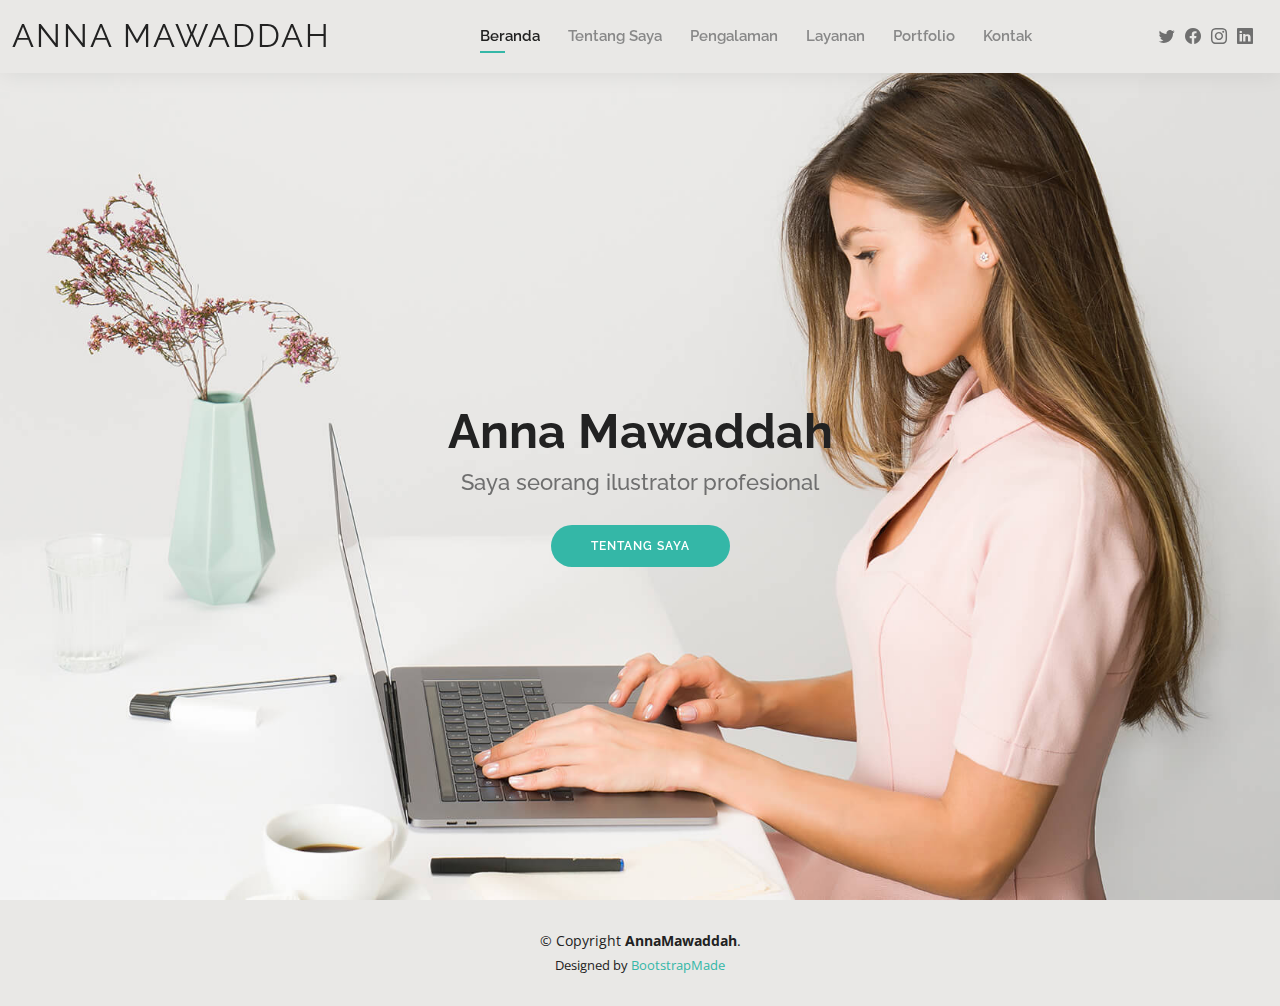
<file: index.html>
<!DOCTYPE html>
<html lang="en">

<head>
  <meta charset="utf-8">
  <meta content="width=device-width, initial-scale=1.0" name="viewport">

  <title>Anna Mawaddah</title>
  <meta content="" name="description">
  <meta content="" name="keywords">

  <!-- Favicons -->
  <link href="assets/img/favicon.png" rel="icon">
  <link href="assets/img/apple-touch-icon.png" rel="apple-touch-icon">

  <!-- Google Fonts -->
  <link href="https://fonts.googleapis.com/css?family=Open+Sans:300,300i,400,400i,600,600i,700,700i|Raleway:300,300i,400,400i,500,500i,600,600i,700,700i|Poppins:300,300i,400,400i,500,500i,600,600i,700,700i" rel="stylesheet">

  <!-- Vendor CSS Files -->
  <link href="assets/vendor/aos/aos.css" rel="stylesheet">
  <link href="assets/vendor/bootstrap/css/bootstrap.min.css" rel="stylesheet">
  <link href="assets/vendor/bootstrap-icons/bootstrap-icons.css" rel="stylesheet">
  <link href="assets/vendor/boxicons/css/boxicons.min.css" rel="stylesheet">
  <link href="assets/vendor/glightbox/css/glightbox.min.css" rel="stylesheet">
  <link href="assets/vendor/swiper/swiper-bundle.min.css" rel="stylesheet">

  <!-- Template Main CSS File -->
  <link href="assets/css/style.css" rel="stylesheet">

  <!-- =======================================================
  * Template Name: Kelly
  * Updated: Jul 27 2023 with Bootstrap v5.3.1
  * Template URL: https://bootstrapmade.com/kelly-free-bootstrap-cv-resume-html-template/
  * Author: BootstrapMade.com
  * License: https://bootstrapmade.com/license/
  ======================================================== -->
</head>

<body>

  <!-- ======= Header ======= -->
  <header id="header" class="fixed-top">
    <div class="container-fluid d-flex justify-content-between align-items-center">

      <h1 class="logo me-auto me-lg-0"><a href="index.html">Anna Mawaddah</a></h1>
      <!-- Uncomment below if you prefer to use an image logo -->
      <!-- <a href="index.html" class="logo"><img src="assets/img/logo.png" alt="" class="img-fluid"></a>-->

      <nav id="navbar" class="navbar order-last order-lg-0">
        <ul>
          <li><a class="active" href="index.html">Beranda</a></li>
          <li><a href="about.html">Tentang Saya</a></li>
          <li><a href="resume.html">Pengalaman</a></li>
          <li><a href="services.html">Layanan</a></li>
          <li><a href="portfolio.html">Portfolio</a></li>
          <li><a href="contact.html">Kontak</a></li>
        </ul>
        <i class="bi bi-list mobile-nav-toggle"></i>
      </nav><!-- .navbar -->

      <div class="header-social-links">
        <a href="#" class="twitter"><i class="bi bi-twitter"></i></a>
        <a href="#" class="facebook"><i class="bi bi-facebook"></i></a>
        <a href="#" class="instagram"><i class="bi bi-instagram"></i></a>
        <a href="#" class="linkedin"><i class="bi bi-linkedin"></i></i></a>
      </div>

    </div>

  </header><!-- End Header -->

  <!-- ======= Hero Section ======= -->
  <section id="hero" class="d-flex align-items-center">
    <div class="container d-flex flex-column align-items-center" data-aos="zoom-in" data-aos-delay="100">
      <h1>Anna Mawaddah</h1>
      <h2>Saya seorang ilustrator profesional</h2>
      <a href="about.html" class="btn-about">Tentang Saya</a>
    </div>
  </section><!-- End Hero -->

  <!-- ======= Footer ======= -->
  <footer id="footer">
    <div class="container">
      <div class="copyright">
        &copy; Copyright <strong><span>AnnaMawaddah</span></strong>.
      </div>
      <div class="credits">
        <!-- All the links in the footer should remain intact. -->
        <!-- You can delete the links only if you purchased the pro version. -->
        <!-- Licensing information: https://bootstrapmade.com/license/ -->
        <!-- Purchase the pro version with working PHP/AJAX contact form: https://bootstrapmade.com/kelly-free-bootstrap-cv-resume-html-template/ -->
        Designed by <a href="https://bootstrapmade.com/">BootstrapMade</a>
      </div>
    </div>
  </footer><!-- End  Footer -->

  <div id="preloader"></div>
  <a href="#" class="back-to-top d-flex align-items-center justify-content-center"><i class="bi bi-arrow-up-short"></i></a>

  <!-- Vendor JS Files -->
  <script src="assets/vendor/purecounter/purecounter_vanilla.js"></script>
  <script src="assets/vendor/aos/aos.js"></script>
  <script src="assets/vendor/bootstrap/js/bootstrap.bundle.min.js"></script>
  <script src="assets/vendor/glightbox/js/glightbox.min.js"></script>
  <script src="assets/vendor/isotope-layout/isotope.pkgd.min.js"></script>
  <script src="assets/vendor/swiper/swiper-bundle.min.js"></script>
  <script src="assets/vendor/waypoints/noframework.waypoints.js"></script>
  <script src="assets/vendor/php-email-form/validate.js"></script>

  <!-- Template Main JS File -->
  <script src="assets/js/main.js"></script>

</body>

</html>
</file>
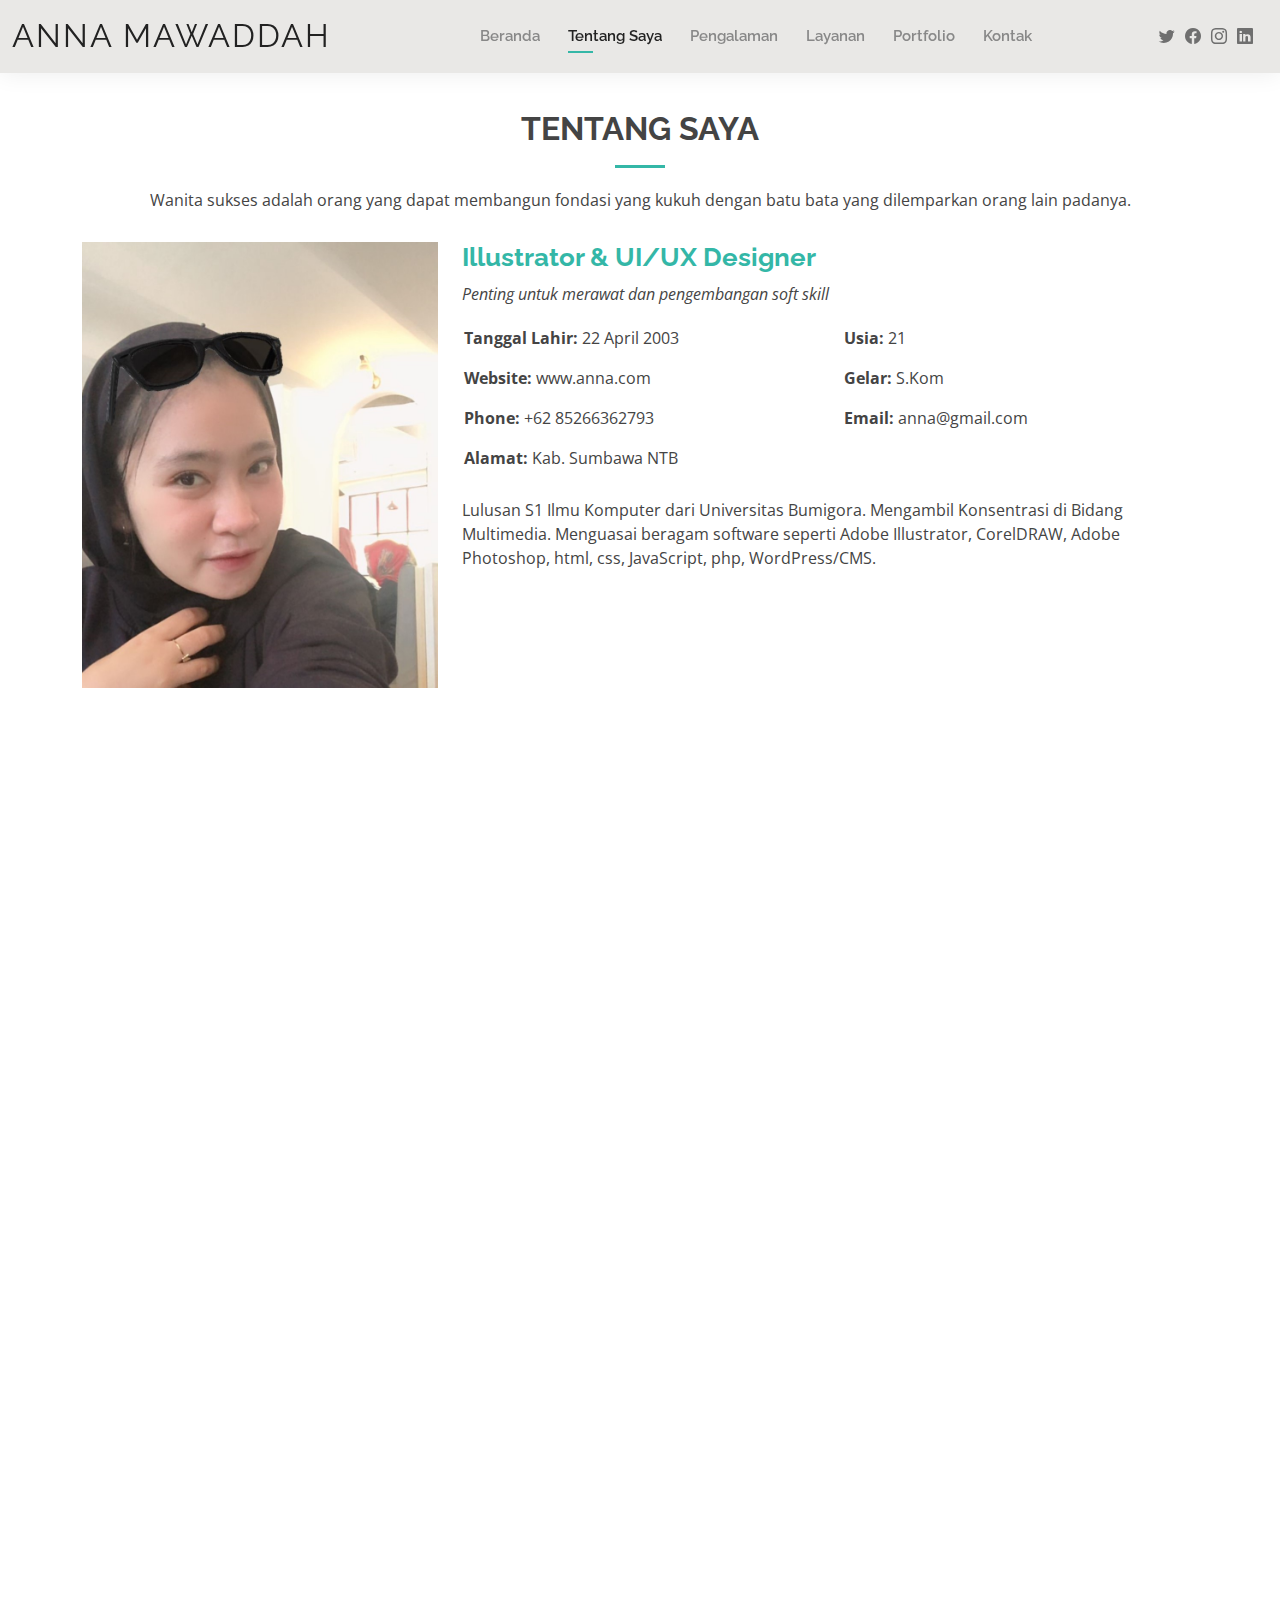
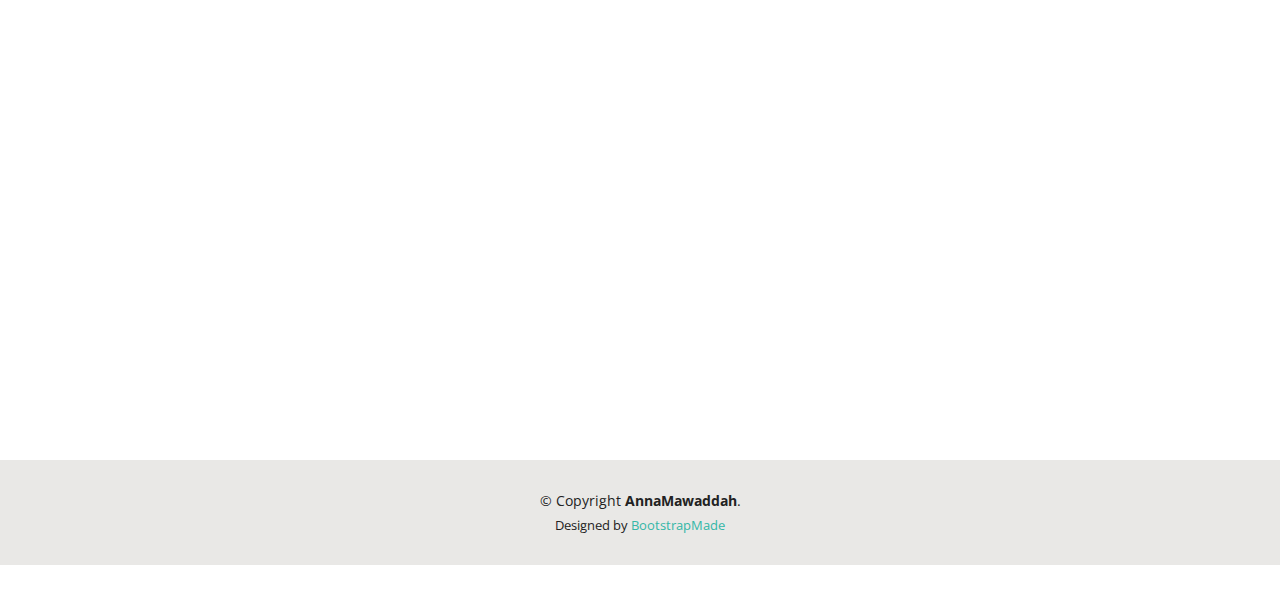
<file: about.html>
<!DOCTYPE html>
<html lang="en">

<head>
  <meta charset="utf-8">
  <meta content="width=device-width, initial-scale=1.0" name="viewport">

  <title>Anna Mawaddah</title>
  <meta content="" name="description">
  <meta content="" name="keywords">

  <!-- Favicons -->
  <link href="assets/img/favicon.png" rel="icon">
  <link href="assets/img/apple-touch-icon.png" rel="apple-touch-icon">

  <!-- Google Fonts -->
  <link href="https://fonts.googleapis.com/css?family=Open+Sans:300,300i,400,400i,600,600i,700,700i|Raleway:300,300i,400,400i,500,500i,600,600i,700,700i|Poppins:300,300i,400,400i,500,500i,600,600i,700,700i" rel="stylesheet">

  <!-- Vendor CSS Files -->
  <link href="assets/vendor/aos/aos.css" rel="stylesheet">
  <link href="assets/vendor/bootstrap/css/bootstrap.min.css" rel="stylesheet">
  <link href="assets/vendor/bootstrap-icons/bootstrap-icons.css" rel="stylesheet">
  <link href="assets/vendor/boxicons/css/boxicons.min.css" rel="stylesheet">
  <link href="assets/vendor/glightbox/css/glightbox.min.css" rel="stylesheet">
  <link href="assets/vendor/swiper/swiper-bundle.min.css" rel="stylesheet">

  <!-- Template Main CSS File -->
  <link href="assets/css/style.css" rel="stylesheet">

  <!-- =======================================================
  * Template Name: Kelly
  * Updated: Jul 27 2023 with Bootstrap v5.3.1
  * Template URL: https://bootstrapmade.com/kelly-free-bootstrap-cv-resume-html-template/
  * Author: BootstrapMade.com
  * License: https://bootstrapmade.com/license/
  ======================================================== -->
</head>

<body>

  <!-- ======= Header ======= -->
  <header id="header" class="fixed-top">
    <div class="container-fluid d-flex justify-content-between align-items-center">

      <h1 class="logo me-auto me-lg-0"><a href="index.html">Anna Mawaddah</a></h1>
      <!-- Uncomment below if you prefer to use an image logo -->
      <!-- <a href="index.html" class="logo"><img src="assets/img/logo.png" alt="" class="img-fluid"></a>-->

      <nav id="navbar" class="navbar order-last order-lg-0">
        <ul>
          <li><a href="index.html">Beranda</a></li>
          <li><a class="active" href="about.html">Tentang Saya</a></li>
          <li><a href="resume.html">Pengalaman</a></li>
          <li><a href="services.html">Layanan</a></li>
          <li><a href="portfolio.html">Portfolio</a></li>
          <li><a href="contact.html">Kontak</a></li>
        </ul>
        <i class="bi bi-list mobile-nav-toggle"></i>
      </nav><!-- .navbar -->

      <div class="header-social-links">
        <a href="#" class="twitter"><i class="bi bi-twitter"></i></a>
        <a href="#" class="facebook"><i class="bi bi-facebook"></i></a>
        <a href="#" class="instagram"><i class="bi bi-instagram"></i></a>
        <a href="#" class="linkedin"><i class="bi bi-linkedin"></i></i></a>
      </div>

    </div>

  </header><!-- End Header -->

  <main id="main">

    <!-- ======= Tentang Saya Section ======= -->
    <section id="about" class="about">
      <div class="container" data-aos="fade-up">

        <div class="section-title">
          <h2>Tentang Saya</h2>
          <p>Wanita sukses adalah orang yang dapat membangun fondasi yang kukuh dengan batu bata yang dilemparkan orang lain padanya.</p>
        </div>

        <div class="row">
          <div class="col-lg-4">
            <img src="assets/img/nana.jpg" class="img-fluid" alt="">
          </div>
          <div class="col-lg-8 pt-4 pt-lg-0 content">
            <h3>Illustrator &amp; UI/UX Designer</h3>
            <p class="fst-italic">
              Penting untuk merawat dan pengembangan soft skill
            </p>
            <div class="row">
              <div class="col-lg-6">
                <ul>
                  <li><i class="bi bi-rounded-right"></i> <strong>Tanggal Lahir:</strong> 22 April 2003</li>
                  <li><i class="bi bi-rounded-right"></i> <strong>Website:</strong> www.anna.com</li>
                  <li><i class="bi bi-rounded-right"></i> <strong>Phone:</strong> +62 85266362793</li>
                  <li><i class="bi bi-rounded-right"></i> <strong>Alamat:</strong> Kab. Sumbawa NTB</li>
                </ul>
              </div>
              <div class="col-lg-6">
                <ul>
                  <li><i class="bi bi-rounded-right"></i> <strong>Usia:</strong> 21</li>
                  <li><i class="bi bi-rounded-right"></i> <strong>Gelar:</strong> S.Kom</li>
                  <li><i class="bi bi-rounded-right"></i> <strong>Email:</strong> anna@gmail.com</li>
                </ul>
              </div>
            </div>
            <p>
              Lulusan S1 Ilmu Komputer dari Universitas Bumigora.
              Mengambil Konsentrasi di Bidang Multimedia. Menguasai beragam software seperti Adobe Illustrator, CorelDRAW, Adobe Photoshop, html, css,
              JavaScript, php, WordPress/CMS.
            </p>
          </div>
        </div>

      </div>
    </section><!-- End About Section -->

    <!-- ======= Skill Section ======= -->
    <section id="skills" class="skills">
      <div class="container" data-aos="fade-up">

        <div class="section-title">
          <h2>Skill</h2>
          <p> Keahlian yang saya miliki.</p>
        </div>

        <div class="row skills-content">

          <div class="col-lg-6">

            <div class="progress">
              <span class="skill">HTML <i class="val">90%</i></span>
              <div class="progress-bar-wrap">
                <div class="progress-bar" role="progressbar" aria-valuenow="90" aria-valuemin="0" aria-valuemax="100"></div>
              </div>
            </div>

            <div class="progress">
              <span class="skill">CSS <i class="val">80%</i></span>
              <div class="progress-bar-wrap">
                <div class="progress-bar" role="progressbar" aria-valuenow="80" aria-valuemin="0" aria-valuemax="100"></div>
              </div>
            </div>

            <div class="progress">
              <span class="skill">JavaScript <i class="val">75%</i></span>
              <div class="progress-bar-wrap">
                <div class="progress-bar" role="progressbar" aria-valuenow="75" aria-valuemin="0" aria-valuemax="100"></div>
              </div>
            </div>

          </div>

          <div class="col-lg-6">

            <div class="progress">
              <span class="skill">PHP <i class="val">80%</i></span>
              <div class="progress-bar-wrap">
                <div class="progress-bar" role="progressbar" aria-valuenow="80" aria-valuemin="0" aria-valuemax="100"></div>
              </div>
            </div>

            <div class="progress">
              <span class="skill">WordPress/CMS <i class="val">90%</i></span>
              <div class="progress-bar-wrap">
                <div class="progress-bar" role="progressbar" aria-valuenow="90" aria-valuemin="0" aria-valuemax="100"></div>
              </div>
            </div>

            <div class="progress">
              <span class="skill">Photoshop <i class="val">55%</i></span>
              <div class="progress-bar-wrap">
                <div class="progress-bar" role="progressbar" aria-valuenow="55" aria-valuemin="0" aria-valuemax="100"></div>
              </div>
            </div>

          </div>

        </div>

      </div>
    </section><!-- End Skill Section -->

    <!-- ======= Facts Section ======= -->
    <section id="facts" class="facts">
      <div class="container" data-aos="fade-up">

        <div class="section-title">
          <h2>Presentase</h2>
          <p></p>
        </div>

        <div class="row counters">

          <div class="col-lg-3 col-6 text-center">
            <span data-purecounter-start="0" data-purecounter-end="30" data-purecounter-duration="1" class="purecounter"></span>
            <p>Klien</p>
          </div>

          <div class="col-lg-3 col-6 text-center">
            <span data-purecounter-start="0" data-purecounter-end="52" data-purecounter-duration="1" class="purecounter"></span>
            <p>Proyek</p>
          </div>

          <div class="col-lg-3 col-6 text-center">
            <span data-purecounter-start="0" data-purecounter-end="469" data-purecounter-duration="1" class="purecounter"></span>
            <p>Jam Dukungan</p>
          </div>

          <div class="col-lg-3 col-6 text-center">
            <span data-purecounter-start="0" data-purecounter-end="18" data-purecounter-duration="1" class="purecounter"></span>
            <p>Pekerja keras</p>
          </div>

        </div>

      </div>
    </section><!-- End Facts Section -->

    <!-- ======= Testimoni Section ======= -->
    <section id="testimonials" class="testimonials">
      <div class="container" data-aos="fade-up">

        <div class="section-title">
          <h2>Testimoni</h2>
          <p></p>
        </div>

        <div class="testimonials-slider swiper" data-aos="fade-up" data-aos-delay="100">
          <div class="swiper-wrapper">

            <div class="swiper-slide">
              <div class="testimonial-item">
                <img src="assets/img/testimonials/testimonials-1.jpg" class="testimonial-img" alt="">
                <h3>Saul Goodman</h3>
                <h4>Ceo &amp; Founder</h4>
                <p>
                  <i class="bx bxs-quote-alt-left quote-icon-left"></i>
                  Untuk kelompok sasaran, hasilnya layak diurus hingga maskapai mengambil alih. Namun, para penuduh membutuhkan itu, dan membutuhkan disiplin. Sedikit pingsan, tapi selalu tersenyum.
                  <i class="bx bxs-quote-alt-right quote-icon-right"></i>
                </p>
              </div>
            </div><!-- End testimonial item -->

            <div class="swiper-slide">
              <div class="testimonial-item">
                <img src="assets/img/testimonials/testimonials-2.jpg" class="testimonial-img" alt="">
                <h3>Sara Wilsson</h3>
                <h4>Designer</h4>
                <p>
                  <i class="bx bxs-quote-alt-left quote-icon-left"></i>
                  Waktu ekspor, bagaimanapun, saya untuk kejahatan kejahatan yang akan membuat saya marah.
                  <i class="bx bxs-quote-alt-right quote-icon-right"></i>
                </p>
              </div>
            </div><!-- End testimonial item -->

            <div class="swiper-slide">
              <div class="testimonial-item">
                <img src="assets/img/testimonials/testimonials-3.jpg" class="testimonial-img" alt="">
                <h3>Jena Karlis</h3>
                <h4>Store Owner</h4>
                <p>
                  <i class="bx bxs-quote-alt-left quote-icon-left"></i>
                  Karena jika saya tidak mengekspor rambut dari rumah Anda, yang bagus, yang tidak ada yang akan saya bawa ke rumah Anda, saya akan bekerja untuk waktu yang singkat.
                  <i class="bx bxs-quote-alt-right quote-icon-right"></i>
                </p>
              </div>
            </div><!-- End testimonial item -->

            <div class="swiper-slide">
              <div class="testimonial-item">
                <img src="assets/img/testimonials/testimonials-4.jpg" class="testimonial-img" alt="">
                <h3>Matt Brandon</h3>
                <h4>Freelancer</h4>
                <p>
                  <i class="bx bxs-quote-alt-left quote-icon-left"></i>
                  Karena saya melarikan diri dari rasa sakit, tidak ada kesalahan dalam ekspor banyak orang.
                  <i class="bx bxs-quote-alt-right quote-icon-right"></i>
                </p>
              </div>
            </div><!-- End testimonial item -->

            <div class="swiper-slide">
              <div class="testimonial-item">
                <img src="assets/img/testimonials/testimonials-5.jpg" class="testimonial-img" alt="">
                <h3>John Larson</h3>
                <h4>Entrepreneur</h4>
                <p>
                  <i class="bx bxs-quote-alt-left quote-icon-left"></i>
                  Siapakah beberapa dari mereka yang akan saya baca?
                  <i class="bx bxs-quote-alt-right quote-icon-right"></i>
                </p>
              </div>
            </div><!-- End testimonial item -->

          </div>
          <div class="swiper-pagination"></div>
        </div>

      </div>
    </section><!-- End Testimonials Section -->

  </main><!-- End #main -->

  <!-- ======= Footer ======= -->
  <footer id="footer">
    <div class="container">
      <div class="copyright">
        &copy; Copyright <strong><span>AnnaMawaddah</span></strong>.
      </div>
      <div class="credits">
        <!-- All the links in the footer should remain intact. -->
        <!-- You can delete the links only if you purchased the pro version. -->
        <!-- Licensing information: https://bootstrapmade.com/license/ -->
        <!-- Purchase the pro version with working PHP/AJAX contact form: https://bootstrapmade.com/kelly-free-bootstrap-cv-resume-html-template/ -->
        Designed by <a href="https://bootstrapmade.com/">BootstrapMade</a>
      </div>
    </div>
  </footer><!-- End  Footer -->

  <div id="preloader"></div>
  <a href="#" class="back-to-top d-flex align-items-center justify-content-center"><i class="bi bi-arrow-up-short"></i></a>

  <!-- Vendor JS Files -->
  <script src="assets/vendor/purecounter/purecounter_vanilla.js"></script>
  <script src="assets/vendor/aos/aos.js"></script>
  <script src="assets/vendor/bootstrap/js/bootstrap.bundle.min.js"></script>
  <script src="assets/vendor/glightbox/js/glightbox.min.js"></script>
  <script src="assets/vendor/isotope-layout/isotope.pkgd.min.js"></script>
  <script src="assets/vendor/swiper/swiper-bundle.min.js"></script>
  <script src="assets/vendor/waypoints/noframework.waypoints.js"></script>
  <script src="assets/vendor/php-email-form/validate.js"></script>

  <!-- Template Main JS File -->
  <script src="assets/js/main.js"></script>

</body>

</html>
</file>
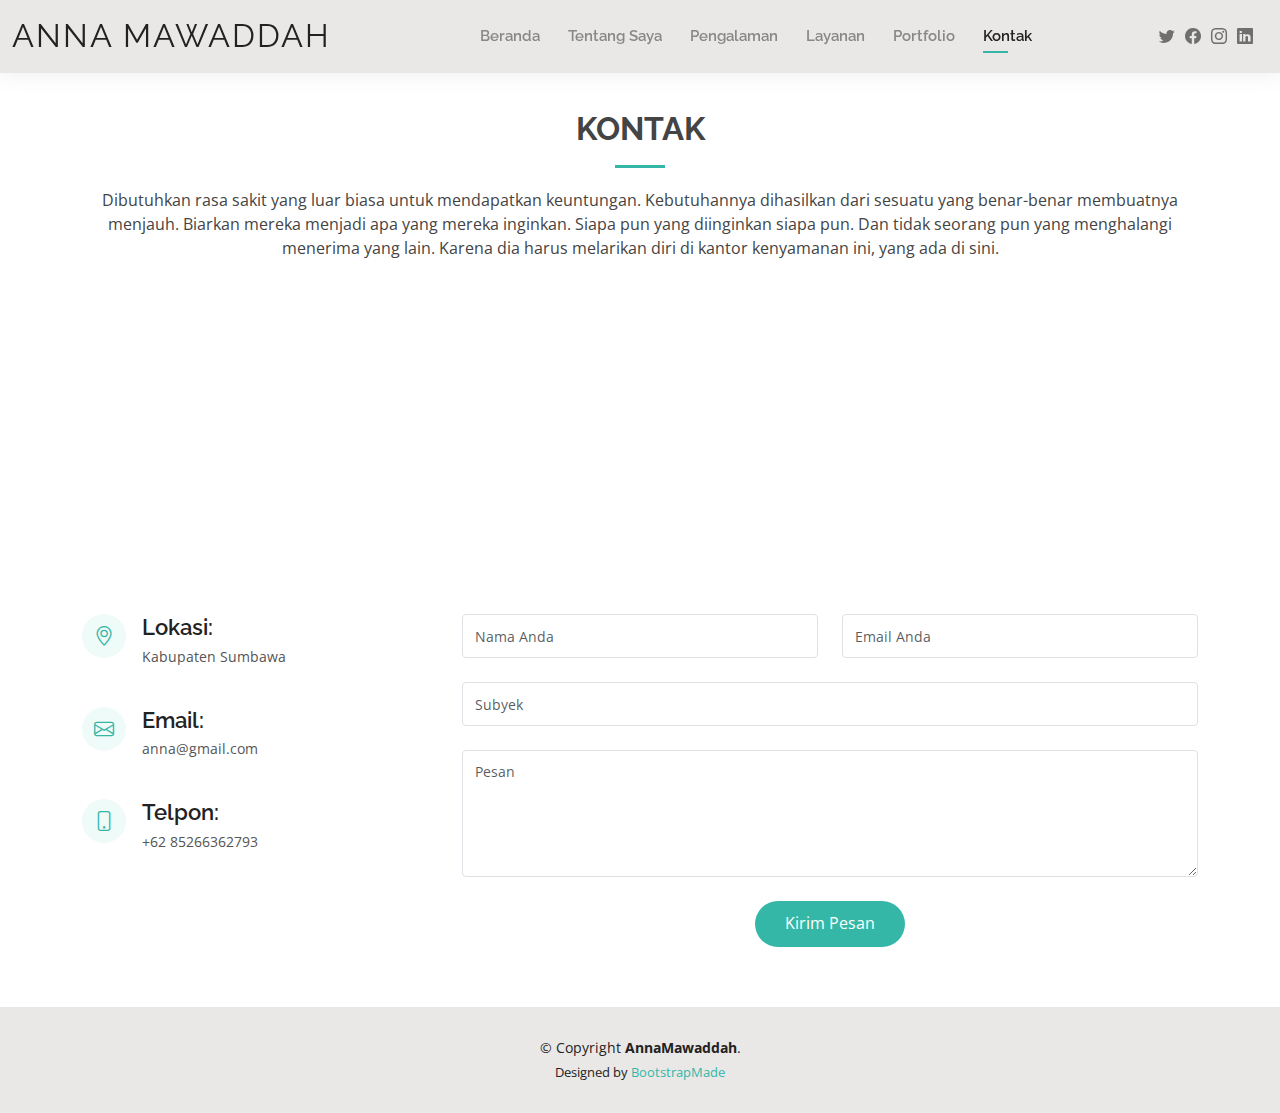
<file: contact.html>
<!DOCTYPE html>
<html lang="en">

<head>
  <meta charset="utf-8">
  <meta content="width=device-width, initial-scale=1.0" name="viewport">

  <title>Anna Mawaddah</title>
  <meta content="" name="description">
  <meta content="" name="keywords">

  <!-- Favicons -->
  <link href="assets/img/favicon.png" rel="icon">
  <link href="assets/img/apple-touch-icon.png" rel="apple-touch-icon">

  <!-- Google Fonts -->
  <link href="https://fonts.googleapis.com/css?family=Open+Sans:300,300i,400,400i,600,600i,700,700i|Raleway:300,300i,400,400i,500,500i,600,600i,700,700i|Poppins:300,300i,400,400i,500,500i,600,600i,700,700i" rel="stylesheet">

  <!-- Vendor CSS Files -->
  <link href="assets/vendor/aos/aos.css" rel="stylesheet">
  <link href="assets/vendor/bootstrap/css/bootstrap.min.css" rel="stylesheet">
  <link href="assets/vendor/bootstrap-icons/bootstrap-icons.css" rel="stylesheet">
  <link href="assets/vendor/boxicons/css/boxicons.min.css" rel="stylesheet">
  <link href="assets/vendor/glightbox/css/glightbox.min.css" rel="stylesheet">
  <link href="assets/vendor/swiper/swiper-bundle.min.css" rel="stylesheet">

  <!-- Template Main CSS File -->
  <link href="assets/css/style.css" rel="stylesheet">

  <!-- =======================================================
  * Template Name: Kelly
  * Updated: Jul 27 2023 with Bootstrap v5.3.1
  * Template URL: https://bootstrapmade.com/kelly-free-bootstrap-cv-resume-html-template/
  * Author: BootstrapMade.com
  * License: https://bootstrapmade.com/license/
  ======================================================== -->
</head>

<body>

  <!-- ======= Header ======= -->
  <header id="header" class="fixed-top">
    <div class="container-fluid d-flex justify-content-between align-items-center">

      <h1 class="logo me-auto me-lg-0"><a href="index.html">Anna Mawaddah</a></h1>
      <!-- Uncomment below if you prefer to use an image logo -->
      <!-- <a href="index.html" class="logo"><img src="assets/img/logo.png" alt="" class="img-fluid"></a>-->

      <nav id="navbar" class="navbar order-last order-lg-0">
        <ul>
          <li><a href="index.html">Beranda</a></li>
          <li><a href="about.html">Tentang Saya</a></li>
          <li><a href="resume.html">Pengalaman</a></li>
          <li><a href="services.html">Layanan</a></li>
          <li><a href="portfolio.html">Portfolio</a></li>
          <li><a class="active" href="contact.html">Kontak</a></li>
        </ul>
        <i class="bi bi-list mobile-nav-toggle"></i>
      </nav><!-- .navbar -->

      <div class="header-social-links">
        <a href="#" class="twitter"><i class="bi bi-twitter"></i></a>
        <a href="#" class="facebook"><i class="bi bi-facebook"></i></a>
        <a href="#" class="instagram"><i class="bi bi-instagram"></i></a>
        <a href="#" class="linkedin"><i class="bi bi-linkedin"></i></i></a>
      </div>

    </div>

  </header><!-- End Header -->

  <main id="main">

    <!-- ======= Contact Section ======= -->
    <section id="contact" class="contact">
      <div class="container" data-aos="fade-up">

        <div class="section-title">
          <h2>Kontak</h2>
          <p>Dibutuhkan rasa sakit yang luar biasa untuk mendapatkan keuntungan. Kebutuhannya dihasilkan dari sesuatu yang benar-benar membuatnya menjauh. Biarkan mereka menjadi apa yang mereka inginkan. Siapa pun yang diinginkan siapa pun. Dan tidak seorang pun yang menghalangi menerima yang lain. Karena dia harus melarikan diri di kantor kenyamanan ini, yang ada di sini.</p>
        </div>

        <div>
          <iframe style="border:0; width: 100%; height: 270px;" src="https://www.google.com/maps/embed?pb=!1m14!1m8!1m3!1d12097.433213460943!2d-74.0062269!3d40.7101282!3m2!1i1024!2i768!4f13.1!3m3!1m2!1s0x0%3A0xb89d1fe6bc499443!2sDowntown+Conference+Center!5e0!3m2!1smk!2sbg!4v1539943755621" frameborder="0" allowfullscreen></iframe>
        </div>

        <div class="row mt-5">

          <div class="col-lg-4">
            <div class="info">
              <div class="address">
                <i class="bi bi-geo-alt"></i>
                <h4>Lokasi:</h4>
                <p> Kabupaten Sumbawa</p>
              </div>

              <div class="email">
                <i class="bi bi-envelope"></i>
                <h4>Email:</h4>
                <p>anna@gmail.com</p>
              </div>

              <div class="phone">
                <i class="bi bi-phone"></i>
                <h4>Telpon:</h4>
                <p>+62 85266362793</p>
              </div>

            </div>

          </div>

          <div class="col-lg-8 mt-5 mt-lg-0">

            <form action="forms/contact.php" method="post" role="form" class="php-email-form">
              <div class="row">
                <div class="col-md-6 form-group">
                  <input type="text" name="name" class="form-control" id="name" placeholder="Nama Anda" required>
                </div>
                <div class="col-md-6 form-group mt-3 mt-md-0">
                  <input type="email" class="form-control" name="email" id="email" placeholder="Email Anda" required>
                </div>
              </div>
              <div class="form-group mt-3">
                <input type="text" class="form-control" name="subject" id="subject" placeholder="Subyek" required>
              </div>
              <div class="form-group mt-3">
                <textarea class="form-control" name="message" rows="5" placeholder="Pesan" required></textarea>
              </div>
              <div class="my-3">
                <div class="loading">Loading</div>
                <div class="error-message"></div>
                <div class="sent-message">Pesan Anda telah dikirim. Terima Kasih!</div>
              </div>
              <div class="text-center"><button type="submit">Kirim Pesan</button></div>
            </form>

          </div>

        </div>

      </div>
    </section><!-- End Contact Section -->

  </main><!-- End #main -->

  <!-- ======= Footer ======= -->
  <footer id="footer">
    <div class="container">
      <div class="copyright">
        &copy; Copyright <strong><span>AnnaMawaddah</span></strong>.
      </div>
      <div class="credits">
        <!-- All the links in the footer should remain intact. -->
        <!-- You can delete the links only if you purchased the pro version. -->
        <!-- Licensing information: https://bootstrapmade.com/license/ -->
        <!-- Purchase the pro version with working PHP/AJAX contact form: https://bootstrapmade.com/kelly-free-bootstrap-cv-resume-html-template/ -->
        Designed by <a href="https://bootstrapmade.com/">BootstrapMade</a>
      </div>
    </div>
  </footer><!-- End  Footer -->

  <div id="preloader"></div>
  <a href="#" class="back-to-top d-flex align-items-center justify-content-center"><i class="bi bi-arrow-up-short"></i></a>

  <!-- Vendor JS Files -->
  <script src="assets/vendor/purecounter/purecounter_vanilla.js"></script>
  <script src="assets/vendor/aos/aos.js"></script>
  <script src="assets/vendor/bootstrap/js/bootstrap.bundle.min.js"></script>
  <script src="assets/vendor/glightbox/js/glightbox.min.js"></script>
  <script src="assets/vendor/isotope-layout/isotope.pkgd.min.js"></script>
  <script src="assets/vendor/swiper/swiper-bundle.min.js"></script>
  <script src="assets/vendor/waypoints/noframework.waypoints.js"></script>
  <script src="assets/vendor/php-email-form/validate.js"></script>

  <!-- Template Main JS File -->
  <script src="assets/js/main.js"></script>

</body>

</html>
</file>
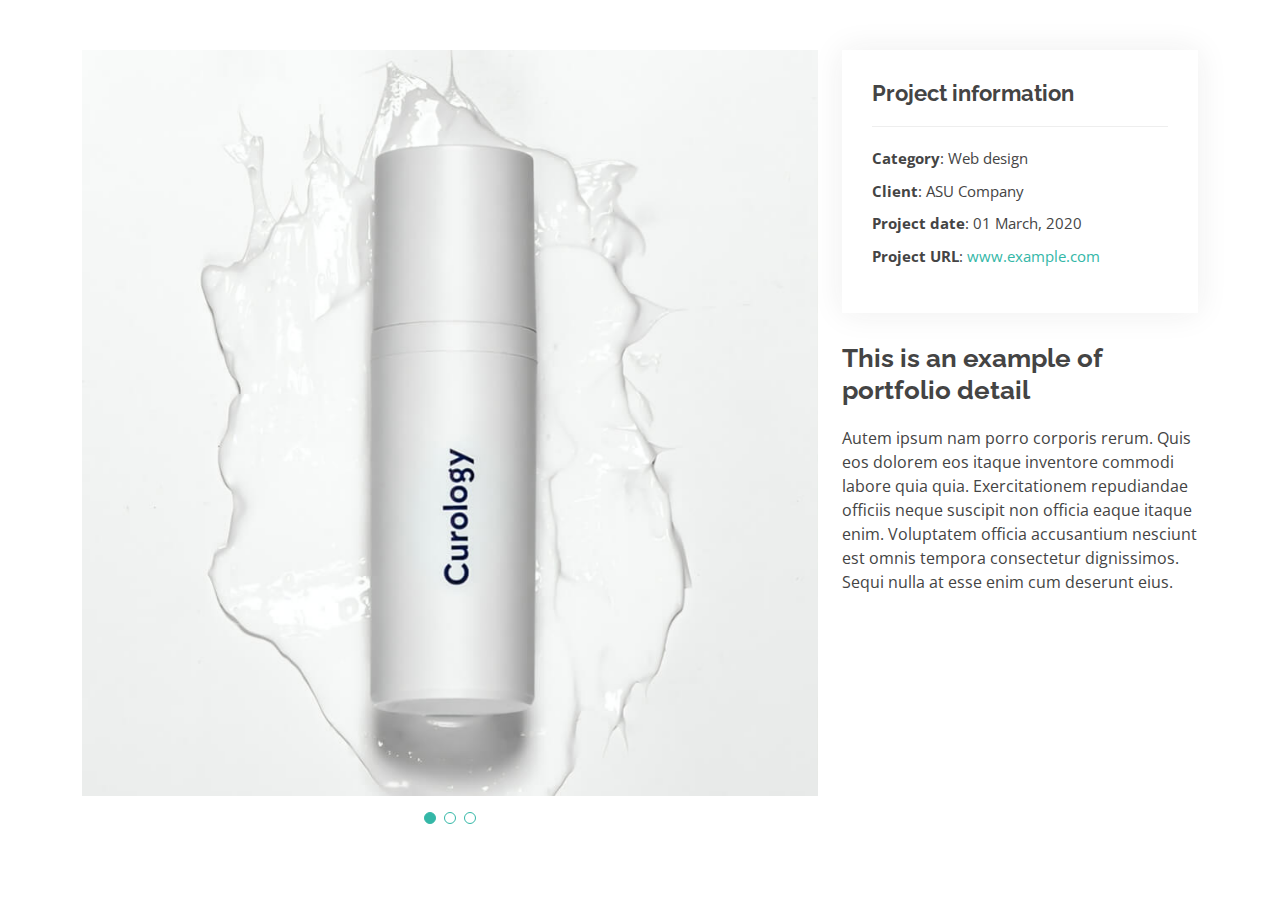
<file: portfolio-details.html>
<!DOCTYPE html>
<html lang="en">

<head>
  <meta charset="utf-8">
  <meta content="width=device-width, initial-scale=1.0" name="viewport">

  <title>Portfolio Details - Kelly Bootstrap Template</title>
  <meta content="" name="description">
  <meta content="" name="keywords">

  <!-- Favicons -->
  <link href="assets/img/favicon.png" rel="icon">
  <link href="assets/img/apple-touch-icon.png" rel="apple-touch-icon">

  <!-- Google Fonts -->
  <link href="https://fonts.googleapis.com/css?family=Open+Sans:300,300i,400,400i,600,600i,700,700i|Raleway:300,300i,400,400i,500,500i,600,600i,700,700i|Poppins:300,300i,400,400i,500,500i,600,600i,700,700i" rel="stylesheet">

  <!-- Vendor CSS Files -->
  <link href="assets/vendor/aos/aos.css" rel="stylesheet">
  <link href="assets/vendor/bootstrap/css/bootstrap.min.css" rel="stylesheet">
  <link href="assets/vendor/bootstrap-icons/bootstrap-icons.css" rel="stylesheet">
  <link href="assets/vendor/boxicons/css/boxicons.min.css" rel="stylesheet">
  <link href="assets/vendor/glightbox/css/glightbox.min.css" rel="stylesheet">
  <link href="assets/vendor/swiper/swiper-bundle.min.css" rel="stylesheet">

  <!-- Template Main CSS File -->
  <link href="assets/css/style.css" rel="stylesheet">

  <!-- =======================================================
  * Template Name: Kelly
  * Updated: Jul 27 2023 with Bootstrap v5.3.1
  * Template URL: https://bootstrapmade.com/kelly-free-bootstrap-cv-resume-html-template/
  * Author: BootstrapMade.com
  * License: https://bootstrapmade.com/license/
  ======================================================== -->
</head>

<body>

  <main id="main">

    <!-- ======= Portfolio Details Section ======= -->
    <section id="portfolio-details" class="portfolio-details">
      <div class="container">

        <div class="row gy-4">

          <div class="col-lg-8">
            <div class="portfolio-details-slider swiper">
              <div class="swiper-wrapper align-items-center">

                <div class="swiper-slide">
                  <img src="assets/img/portfolio/portfolio-1.jpg" alt="">
                </div>

                <div class="swiper-slide">
                  <img src="assets/img/portfolio/portfolio-2.jpg" alt="">
                </div>

                <div class="swiper-slide">
                  <img src="assets/img/portfolio/portfolio-3.jpg" alt="">
                </div>

              </div>
              <div class="swiper-pagination"></div>
            </div>
          </div>

          <div class="col-lg-4">
            <div class="portfolio-info">
              <h3>Project information</h3>
              <ul>
                <li><strong>Category</strong>: Web design</li>
                <li><strong>Client</strong>: ASU Company</li>
                <li><strong>Project date</strong>: 01 March, 2020</li>
                <li><strong>Project URL</strong>: <a href="#">www.example.com</a></li>
              </ul>
            </div>
            <div class="portfolio-description">
              <h2>This is an example of portfolio detail</h2>
              <p>
                Autem ipsum nam porro corporis rerum. Quis eos dolorem eos itaque inventore commodi labore quia quia. Exercitationem repudiandae officiis neque suscipit non officia eaque itaque enim. Voluptatem officia accusantium nesciunt est omnis tempora consectetur dignissimos. Sequi nulla at esse enim cum deserunt eius.
              </p>
            </div>
          </div>

        </div>

      </div>
    </section><!-- End Portfolio Details Section -->

  </main><!-- End #main -->

  <div id="preloader"></div>
  <a href="#" class="back-to-top d-flex align-items-center justify-content-center"><i class="bi bi-arrow-up-short"></i></a>

  <!-- Vendor JS Files -->
  <script src="assets/vendor/purecounter/purecounter_vanilla.js"></script>
  <script src="assets/vendor/aos/aos.js"></script>
  <script src="assets/vendor/bootstrap/js/bootstrap.bundle.min.js"></script>
  <script src="assets/vendor/glightbox/js/glightbox.min.js"></script>
  <script src="assets/vendor/isotope-layout/isotope.pkgd.min.js"></script>
  <script src="assets/vendor/swiper/swiper-bundle.min.js"></script>
  <script src="assets/vendor/waypoints/noframework.waypoints.js"></script>
  <script src="assets/vendor/php-email-form/validate.js"></script>

  <!-- Template Main JS File -->
  <script src="assets/js/main.js"></script>

</body>

</html>
</file>
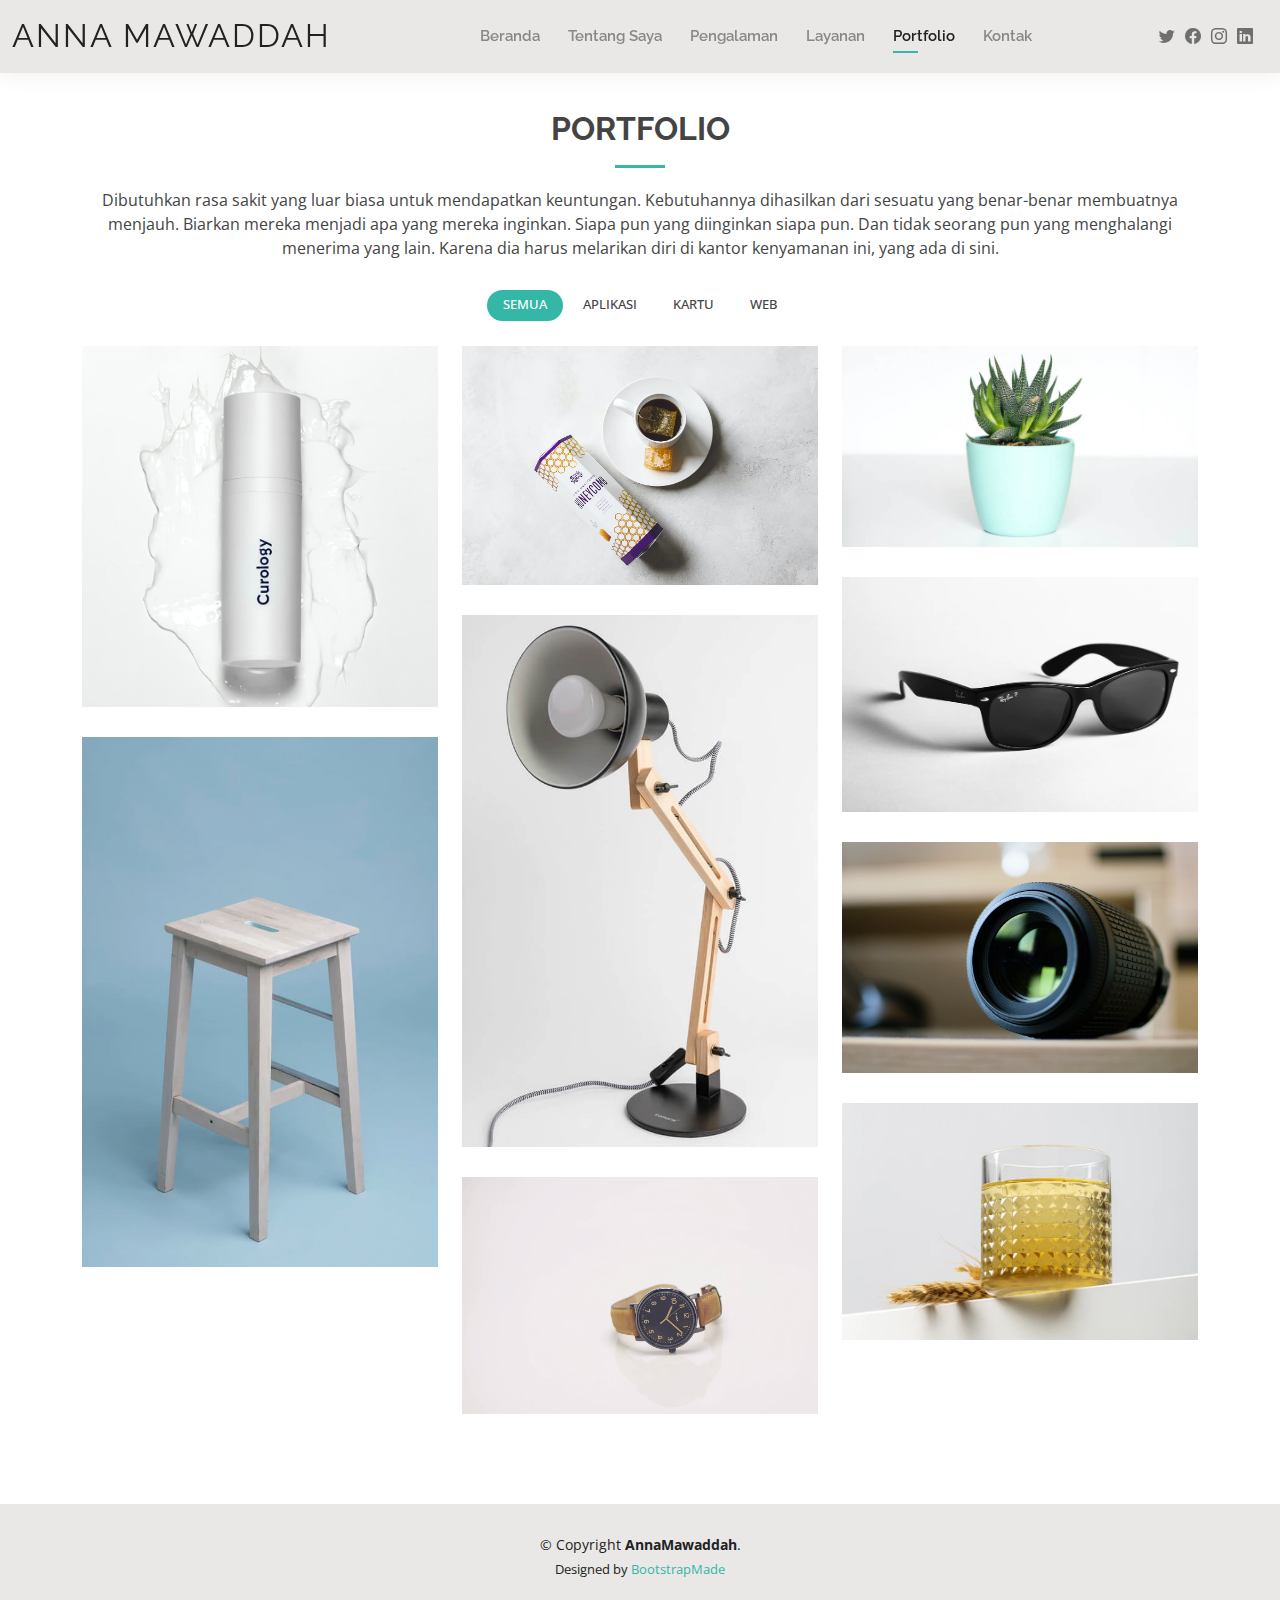
<file: portfolio.html>
<!DOCTYPE html>
<html lang="en">

<head>
  <meta charset="utf-8">
  <meta content="width=device-width, initial-scale=1.0" name="viewport">

  <title>Anna Mawaddah</title>
  <meta content="" name="description">
  <meta content="" name="keywords">

  <!-- Favicons -->
  <link href="assets/img/favicon.png" rel="icon">
  <link href="assets/img/apple-touch-icon.png" rel="apple-touch-icon">

  <!-- Google Fonts -->
  <link href="https://fonts.googleapis.com/css?family=Open+Sans:300,300i,400,400i,600,600i,700,700i|Raleway:300,300i,400,400i,500,500i,600,600i,700,700i|Poppins:300,300i,400,400i,500,500i,600,600i,700,700i" rel="stylesheet">

  <!-- Vendor CSS Files -->
  <link href="assets/vendor/aos/aos.css" rel="stylesheet">
  <link href="assets/vendor/bootstrap/css/bootstrap.min.css" rel="stylesheet">
  <link href="assets/vendor/bootstrap-icons/bootstrap-icons.css" rel="stylesheet">
  <link href="assets/vendor/boxicons/css/boxicons.min.css" rel="stylesheet">
  <link href="assets/vendor/glightbox/css/glightbox.min.css" rel="stylesheet">
  <link href="assets/vendor/swiper/swiper-bundle.min.css" rel="stylesheet">

  <!-- Template Main CSS File -->
  <link href="assets/css/style.css" rel="stylesheet">

  <!-- =======================================================
  * Template Name: Kelly
  * Updated: Jul 27 2023 with Bootstrap v5.3.1
  * Template URL: https://bootstrapmade.com/kelly-free-bootstrap-cv-resume-html-template/
  * Author: BootstrapMade.com
  * License: https://bootstrapmade.com/license/
  ======================================================== -->
</head>

<body>

  <!-- ======= Header ======= -->
  <header id="header" class="fixed-top">
    <div class="container-fluid d-flex justify-content-between align-items-center">

      <h1 class="logo me-auto me-lg-0"><a href="index.html">Anna Mawaddah</a></h1>
      <!-- Uncomment below if you prefer to use an image logo -->
      <!-- <a href="index.html" class="logo"><img src="assets/img/logo.png" alt="" class="img-fluid"></a>-->

      <nav id="navbar" class="navbar order-last order-lg-0">
        <ul>
          <li><a href="index.html">Beranda</a></li>
          <li><a href="about.html">Tentang Saya</a></li>
          <li><a href="resume.html">Pengalaman</a></li>
          <li><a href="services.html">Layanan</a></li>
          <li><a class="active" href="portfolio.html">Portfolio</a></li>
          <li><a href="contact.html">Kontak</a></li>
        </ul>
        <i class="bi bi-list mobile-nav-toggle"></i>
      </nav><!-- .navbar -->

      <div class="header-social-links">
        <a href="#" class="twitter"><i class="bi bi-twitter"></i></a>
        <a href="#" class="facebook"><i class="bi bi-facebook"></i></a>
        <a href="#" class="instagram"><i class="bi bi-instagram"></i></a>
        <a href="#" class="linkedin"><i class="bi bi-linkedin"></i></i></a>
      </div>

    </div>

  </header><!-- End Header -->

  <main id="main">

    <!-- ======= Portfolio Section ======= -->
    <section id="portfolio" class="portfolio">
      <div class="container" data-aos="fade-up">

        <div class="section-title">
          <h2>Portfolio</h2>
          <p>Dibutuhkan rasa sakit yang luar biasa untuk mendapatkan keuntungan. Kebutuhannya dihasilkan dari sesuatu yang benar-benar membuatnya menjauh. Biarkan mereka menjadi apa yang mereka inginkan. Siapa pun yang diinginkan siapa pun. Dan tidak seorang pun yang menghalangi menerima yang lain. Karena dia harus melarikan diri di kantor kenyamanan ini, yang ada di sini.</p>
        </div>

        <div class="row" data-aos="fade-up" data-aos-delay="100">
          <div class="col-lg-12 d-flex justify-content-center">
            <ul id="portfolio-flters">
              <li data-filter="*" class="filter-active">SEMUA</li>
              <li data-filter=".filter-app">Aplikasi</li>
              <li data-filter=".filter-card">Kartu</li>
              <li data-filter=".filter-web">Web</li>
            </ul>
          </div>
        </div>

        <div class="row portfolio-container" data-aos="fade-up" data-aos-delay="200">

          <div class="col-lg-4 col-md-6 portfolio-item filter-app">
            <div class="portfolio-wrap">
              <img src="assets/img/portfolio/portfolio-1.jpg" class="img-fluid" alt="">
              <div class="portfolio-info">
                <h4>Aplikasi 1</h4>
                <p>Aplikasi</p>
                <div class="portfolio-links">
                  <a href="assets/img/portfolio/portfolio-1.jpg" data-gallery="portfolioGallery" class="portfolio-lightbox" title="App 1"><i class="bx bx-plus"></i></a>
                  <a href="portfolio-details.html" class="portfolio-details-lightbox" data-glightbox="type: external" title="Portfolio Details"><i class="bx bx-link"></i></a>
                </div>
              </div>
            </div>
          </div>

          <div class="col-lg-4 col-md-6 portfolio-item filter-web">
            <div class="portfolio-wrap">
              <img src="assets/img/portfolio/portfolio-2.jpg" class="img-fluid" alt="">
              <div class="portfolio-info">
                <h4>Web 3</h4>
                <p>Web</p>
                <div class="portfolio-links">
                  <a href="assets/img/portfolio/portfolio-2.jpg" data-gallery="portfolioGallery" class="portfolio-lightbox" title="Web 3"><i class="bx bx-plus"></i></a>
                  <a href="portfolio-details.html" class="portfolio-details-lightbox" data-glightbox="type: external" title="Portfolio Details"><i class="bx bx-link"></i></a>
                </div>
              </div>
            </div>
          </div>

          <div class="col-lg-4 col-md-6 portfolio-item filter-app">
            <div class="portfolio-wrap">
              <img src="assets/img/portfolio/portfolio-3.jpg" class="img-fluid" alt="">
              <div class="portfolio-info">
                <h4>Aplikasi 2</h4>
                <p>Aplikasi</p>
                <div class="portfolio-links">
                  <a href="assets/img/portfolio/portfolio-3.jpg" data-gallery="portfolioGallery" class="portfolio-lightbox" title="App 2"><i class="bx bx-plus"></i></a>
                  <a href="portfolio-details.html" class="portfolio-details-lightbox" data-glightbox="type: external" title="Portfolio Details"><i class="bx bx-link"></i></a>
                </div>
              </div>
            </div>
          </div>

          <div class="col-lg-4 col-md-6 portfolio-item filter-card">
            <div class="portfolio-wrap">
              <img src="assets/img/portfolio/portfolio-4.jpg" class="img-fluid" alt="">
              <div class="portfolio-info">
                <h4>Card 2</h4>
                <p>Card</p>
                <div class="portfolio-links">
                  <a href="assets/img/portfolio/portfolio-4.jpg" data-gallery="portfolioGallery" class="portfolio-lightbox" title="Card 2"><i class="bx bx-plus"></i></a>
                  <a href="portfolio-details.html" class="portfolio-details-lightbox" data-glightbox="type: external" title="Portfolio Details"><i class="bx bx-link"></i></a>
                </div>
              </div>
            </div>
          </div>

          <div class="col-lg-4 col-md-6 portfolio-item filter-web">
            <div class="portfolio-wrap">
              <img src="assets/img/portfolio/portfolio-5.jpg" class="img-fluid" alt="">
              <div class="portfolio-info">
                <h4>Web 2</h4>
                <p>Web</p>
                <div class="portfolio-links">
                  <a href="assets/img/portfolio/portfolio-5.jpg" data-gallery="portfolioGallery" class="portfolio-lightbox" title="Web 2"><i class="bx bx-plus"></i></a>
                  <a href="portfolio-details.html" class="portfolio-details-lightbox" data-glightbox="type: external" title="Portfolio Details"><i class="bx bx-link"></i></a>
                </div>
              </div>
            </div>
          </div>

          <div class="col-lg-4 col-md-6 portfolio-item filter-app">
            <div class="portfolio-wrap">
              <img src="assets/img/portfolio/portfolio-6.jpg" class="img-fluid" alt="">
              <div class="portfolio-info">
                <h4>Aplikasi 3</h4>
                <p>Aplikasi</p>
                <div class="portfolio-links">
                  <a href="assets/img/portfolio/portfolio-6.jpg" data-gallery="portfolioGallery" class="portfolio-lightbox" title="App 3"><i class="bx bx-plus"></i></a>
                  <a href="portfolio-details.html" class="portfolio-details-lightbox" data-glightbox="type: external" title="Portfolio Details"><i class="bx bx-link"></i></a>
                </div>
              </div>
            </div>
          </div>

          <div class="col-lg-4 col-md-6 portfolio-item filter-card">
            <div class="portfolio-wrap">
              <img src="assets/img/portfolio/portfolio-7.jpg" class="img-fluid" alt="">
              <div class="portfolio-info">
                <h4>Kartu 1</h4>
                <p>Kartu</p>
                <div class="portfolio-links">
                  <a href="assets/img/portfolio/portfolio-7.jpg" data-gallery="portfolioGallery" class="portfolio-lightbox" title="Card 1"><i class="bx bx-plus"></i></a>
                  <a href="portfolio-details.html" class="portfolio-details-lightbox" data-glightbox="type: external" title="Portfolio Details"><i class="bx bx-link"></i></a>
                </div>
              </div>
            </div>
          </div>

          <div class="col-lg-4 col-md-6 portfolio-item filter-card">
            <div class="portfolio-wrap">
              <img src="assets/img/portfolio/portfolio-8.jpg" class="img-fluid" alt="">
              <div class="portfolio-info">
                <h4>Kartu 3</h4>
                <p>Kartu</p>
                <div class="portfolio-links">
                  <a href="assets/img/portfolio/portfolio-8.jpg" data-gallery="portfolioGallery" class="portfolio-lightbox" title="Card 3"><i class="bx bx-plus"></i></a>
                  <a href="portfolio-details.html" class="portfolio-details-lightbox" data-glightbox="type: external" title="Portfolio Details"><i class="bx bx-link"></i></a>
                </div>
              </div>
            </div>
          </div>

          <div class="col-lg-4 col-md-6 portfolio-item filter-web">
            <div class="portfolio-wrap">
              <img src="assets/img/portfolio/portfolio-9.jpg" class="img-fluid" alt="">
              <div class="portfolio-info">
                <h4>Web 3</h4>
                <p>Web</p>
                <div class="portfolio-links">
                  <a href="assets/img/portfolio/portfolio-9.jpg" data-gallery="portfolioGallery" class="portfolio-lightbox" title="Web 3"><i class="bx bx-plus"></i></a>
                  <a href="portfolio-details.html" class="portfolio-details-lightbox" data-glightbox="type: external" title="Portfolio Details"><i class="bx bx-link"></i></a>
                </div>
              </div>
            </div>
          </div>

        </div>

      </div>
    </section><!-- End Portfolio Section -->

  </main><!-- End #main -->

  <!-- ======= Footer ======= -->
  <footer id="footer">
    <div class="container">
      <div class="copyright">
        &copy; Copyright <strong><span>AnnaMawaddah</span></strong>.
      </div>
      <div class="credits">
        <!-- All the links in the footer should remain intact. -->
        <!-- You can delete the links only if you purchased the pro version. -->
        <!-- Licensing information: https://bootstrapmade.com/license/ -->
        <!-- Purchase the pro version with working PHP/AJAX contact form: https://bootstrapmade.com/kelly-free-bootstrap-cv-resume-html-template/ -->
        Designed by <a href="https://bootstrapmade.com/">BootstrapMade</a>
      </div>
    </div>
  </footer><!-- End  Footer -->

  <div id="preloader"></div>
  <a href="#" class="back-to-top d-flex align-items-center justify-content-center"><i class="bi bi-arrow-up-short"></i></a>

  <!-- Vendor JS Files -->
  <script src="assets/vendor/purecounter/purecounter_vanilla.js"></script>
  <script src="assets/vendor/aos/aos.js"></script>
  <script src="assets/vendor/bootstrap/js/bootstrap.bundle.min.js"></script>
  <script src="assets/vendor/glightbox/js/glightbox.min.js"></script>
  <script src="assets/vendor/isotope-layout/isotope.pkgd.min.js"></script>
  <script src="assets/vendor/swiper/swiper-bundle.min.js"></script>
  <script src="assets/vendor/waypoints/noframework.waypoints.js"></script>
  <script src="assets/vendor/php-email-form/validate.js"></script>

  <!-- Template Main JS File -->
  <script src="assets/js/main.js"></script>

</body>

</html>
</file>
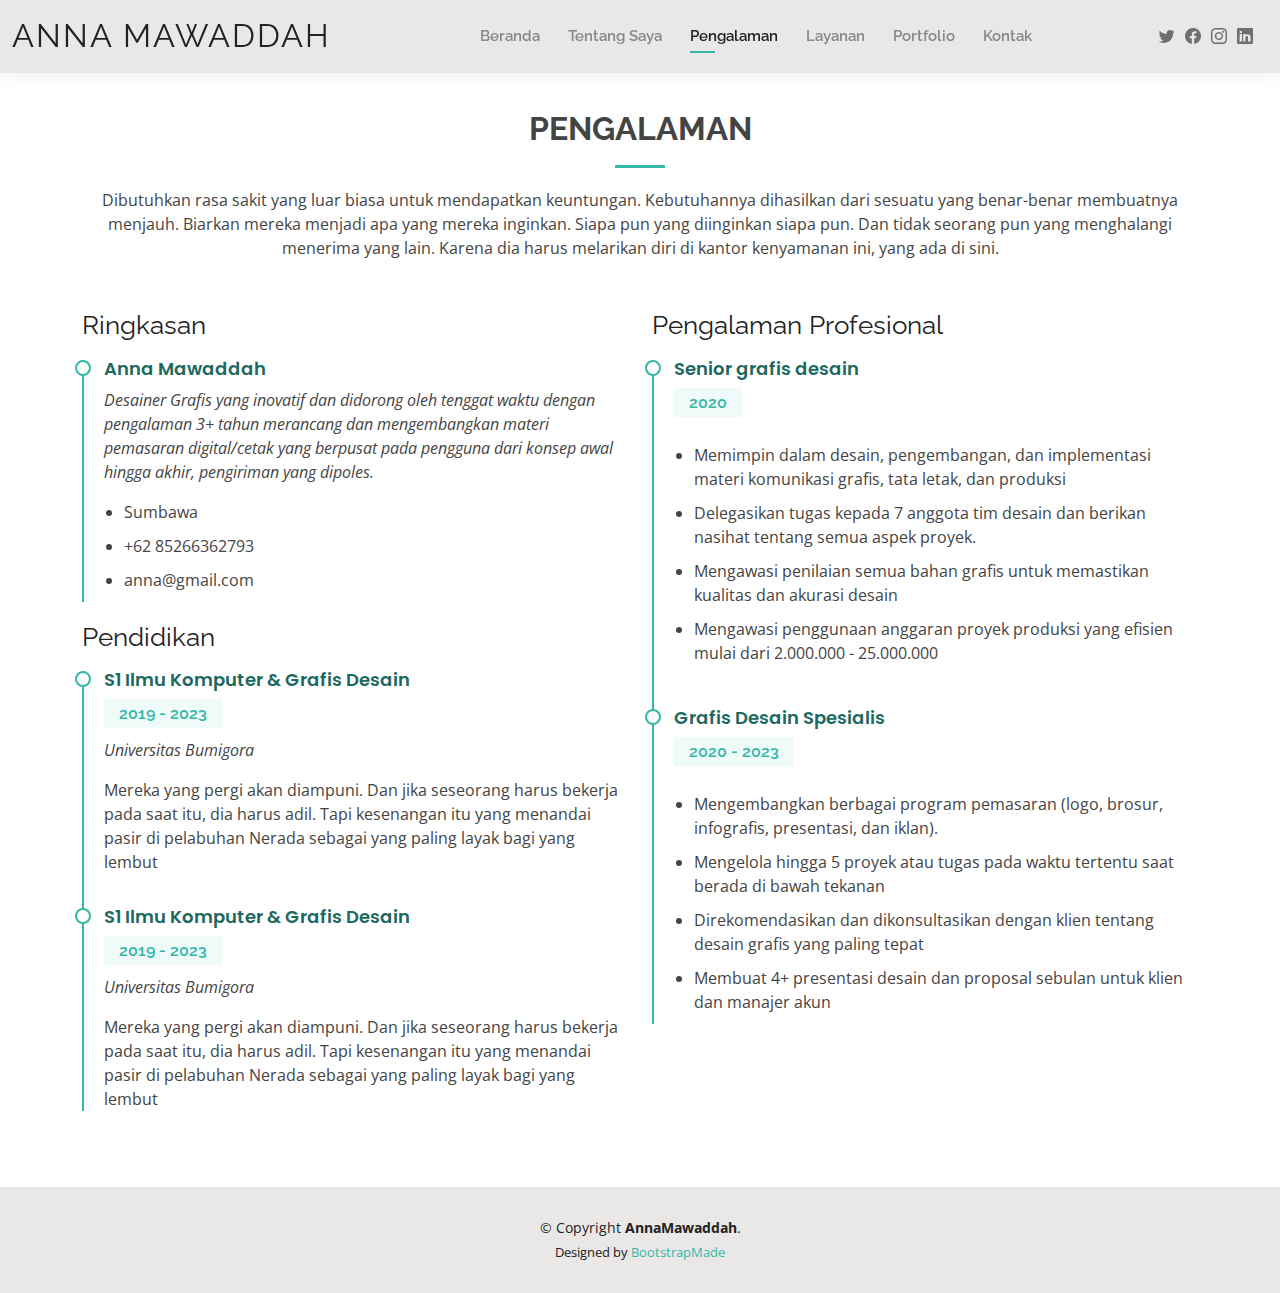
<file: resume.html>
<!DOCTYPE html>
<html lang="en">

<head>
  <meta charset="utf-8">
  <meta content="width=device-width, initial-scale=1.0" name="viewport">

  <title>Anna Mawaddah</title>
  <meta content="" name="description">
  <meta content="" name="keywords">

  <!-- Favicons -->
  <link href="assets/img/favicon.png" rel="icon">
  <link href="assets/img/apple-touch-icon.png" rel="apple-touch-icon">

  <!-- Google Fonts -->
  <link href="https://fonts.googleapis.com/css?family=Open+Sans:300,300i,400,400i,600,600i,700,700i|Raleway:300,300i,400,400i,500,500i,600,600i,700,700i|Poppins:300,300i,400,400i,500,500i,600,600i,700,700i" rel="stylesheet">

  <!-- Vendor CSS Files -->
  <link href="assets/vendor/aos/aos.css" rel="stylesheet">
  <link href="assets/vendor/bootstrap/css/bootstrap.min.css" rel="stylesheet">
  <link href="assets/vendor/bootstrap-icons/bootstrap-icons.css" rel="stylesheet">
  <link href="assets/vendor/boxicons/css/boxicons.min.css" rel="stylesheet">
  <link href="assets/vendor/glightbox/css/glightbox.min.css" rel="stylesheet">
  <link href="assets/vendor/swiper/swiper-bundle.min.css" rel="stylesheet">

  <!-- Template Main CSS File -->
  <link href="assets/css/style.css" rel="stylesheet">

  <!-- =======================================================
  * Template Name: Kelly
  * Updated: Jul 27 2023 with Bootstrap v5.3.1
  * Template URL: https://bootstrapmade.com/kelly-free-bootstrap-cv-resume-html-template/
  * Author: BootstrapMade.com
  * License: https://bootstrapmade.com/license/
  ======================================================== -->
</head>

<body>

  <!-- ======= Header ======= -->
  <header id="header" class="fixed-top">
    <div class="container-fluid d-flex justify-content-between align-items-center">

      <h1 class="logo me-auto me-lg-0"><a href="index.html">Anna Mawaddah</a></h1>
      <!-- Uncomment below if you prefer to use an image logo -->
      <!-- <a href="index.html" class="logo"><img src="assets/img/logo.png" alt="" class="img-fluid"></a>-->

      <nav id="navbar" class="navbar order-last order-lg-0">
        <ul>
          <li><a href="index.html">Beranda</a></li>
          <li><a href="about.html">Tentang Saya</a></li>
          <li><a class="active" href="resume.html">Pengalaman</a></li>
          <li><a href="services.html">Layanan</a></li>
          <li><a href="portfolio.html">Portfolio</a></li>
          <li><a href="contact.html">Kontak</a></li>
        </ul>
        <i class="bi bi-list mobile-nav-toggle"></i>
      </nav><!-- .navbar -->

      <div class="header-social-links">
        <a href="#" class="twitter"><i class="bi bi-twitter"></i></a>
        <a href="#" class="facebook"><i class="bi bi-facebook"></i></a>
        <a href="#" class="instagram"><i class="bi bi-instagram"></i></a>
        <a href="#" class="linkedin"><i class="bi bi-linkedin"></i></i></a>
      </div>

    </div>

  </header><!-- End Header -->

  <main id="main">

    <!-- ======= Resume Section ======= -->
    <section id="resume" class="resume">
      <div class="container" data-aos="fade-up">

        <div class="section-title">
          <h2>Pengalaman</h2>
          <p>Dibutuhkan rasa sakit yang luar biasa untuk mendapatkan keuntungan.
            Kebutuhannya dihasilkan dari sesuatu yang benar-benar membuatnya menjauh.
            Biarkan mereka menjadi apa yang mereka inginkan. Siapa pun yang diinginkan siapa pun.
            Dan tidak seorang pun yang menghalangi menerima yang lain. Karena dia harus
            melarikan diri di kantor kenyamanan ini, yang ada di sini.</p>
        </div>

        <div class="row">
          <div class="col-lg-6">
            <h3 class="resume-title">Ringkasan</h3>
            <div class="resume-item pb-0">
              <h4>Anna Mawaddah</h4>
              <p><em>Desainer Grafis yang inovatif dan didorong oleh tenggat waktu dengan pengalaman 3+ tahun merancang dan mengembangkan materi pemasaran digital/cetak yang berpusat pada pengguna dari konsep awal hingga akhir, pengiriman yang dipoles.</em></p>
              <p>
              <ul>
                <li>Sumbawa</li>
                <li>+62 85266362793</li>
                <li>anna@gmail.com</li>
              </ul>
              </p>
            </div>

            <h3 class="resume-title">Pendidikan</h3>
            <div class="resume-item">
              <h4>S1 Ilmu Komputer &amp; Grafis Desain</h4>
              <h5>2019 - 2023</h5>
              <p><em>Universitas Bumigora</em></p>
              <p>Mereka yang pergi akan diampuni. Dan jika seseorang harus bekerja pada saat itu, dia harus adil. Tapi kesenangan itu yang menandai pasir di pelabuhan Nerada sebagai yang paling layak bagi yang lembut</p>
            </div>
            <div class="resume-item">
              <h4>S1 Ilmu Komputer &amp; Grafis Desain</h4>
              <h5>2019 - 2023</h5>
              <p><em>Universitas Bumigora</em></p>
              <p>Mereka yang pergi akan diampuni. Dan jika seseorang harus bekerja pada saat itu, dia harus adil. Tapi kesenangan itu yang menandai pasir di pelabuhan Nerada sebagai yang paling layak bagi yang lembut</p>
            </div>
          </div>
          <div class="col-lg-6">
            <h3 class="resume-title">Pengalaman Profesional</h3>
            <div class="resume-item">
              <h4>Senior grafis desain</h4>
              <h5>2020</h5>
              <p><em> </em></p>
              <p>
              <ul>
                <li>Memimpin dalam desain, pengembangan, dan implementasi materi komunikasi grafis, tata letak, dan produksi</li>
                <li>Delegasikan tugas kepada 7 anggota tim desain dan berikan nasihat tentang semua aspek proyek.</li>
                <li>Mengawasi penilaian semua bahan grafis untuk memastikan kualitas dan akurasi desain</li>
                <li>Mengawasi penggunaan anggaran proyek produksi yang efisien mulai dari 2.000.000 - 25.000.000</li>
              </ul>
              </p>
            </div>
            <div class="resume-item">
              <h4>Grafis Desain Spesialis</h4>
              <h5>2020 - 2023</h5>
              <p><em></em></p>
              <p>
              <ul>
                <li>Mengembangkan berbagai program pemasaran (logo, brosur, infografis, presentasi, dan iklan).</li>
                <li>Mengelola hingga 5 proyek atau tugas pada waktu tertentu saat berada di bawah tekanan</li>
                <li>Direkomendasikan dan dikonsultasikan dengan klien tentang desain grafis yang paling tepat</li>
                <li>Membuat 4+ presentasi desain dan proposal sebulan untuk klien dan manajer akun</li>
              </ul>
              </p>
            </div>
          </div>
        </div>

      </div>
    </section><!-- End Resume Section -->

  </main><!-- End #main -->

  <!-- ======= Footer ======= -->
  <footer id="footer">
    <div class="container">
      <div class="copyright">
        &copy; Copyright <strong><span>AnnaMawaddah</span></strong>.
      </div>
      <div class="credits">
        <!-- All the links in the footer should remain intact. -->
        <!-- You can delete the links only if you purchased the pro version. -->
        <!-- Licensing information: https://bootstrapmade.com/license/ -->
        <!-- Purchase the pro version with working PHP/AJAX contact form: https://bootstrapmade.com/kelly-free-bootstrap-cv-resume-html-template/ -->
        Designed by <a href="https://bootstrapmade.com/">BootstrapMade</a>
      </div>
    </div>
  </footer><!-- End  Footer -->

  <div id="preloader"></div>
  <a href="#" class="back-to-top d-flex align-items-center justify-content-center"><i class="bi bi-arrow-up-short"></i></a>

  <!-- Vendor JS Files -->
  <script src="assets/vendor/purecounter/purecounter_vanilla.js"></script>
  <script src="assets/vendor/aos/aos.js"></script>
  <script src="assets/vendor/bootstrap/js/bootstrap.bundle.min.js"></script>
  <script src="assets/vendor/glightbox/js/glightbox.min.js"></script>
  <script src="assets/vendor/isotope-layout/isotope.pkgd.min.js"></script>
  <script src="assets/vendor/swiper/swiper-bundle.min.js"></script>
  <script src="assets/vendor/waypoints/noframework.waypoints.js"></script>
  <script src="assets/vendor/php-email-form/validate.js"></script>

  <!-- Template Main JS File -->
  <script src="assets/js/main.js"></script>

</body>

</html>
</file>
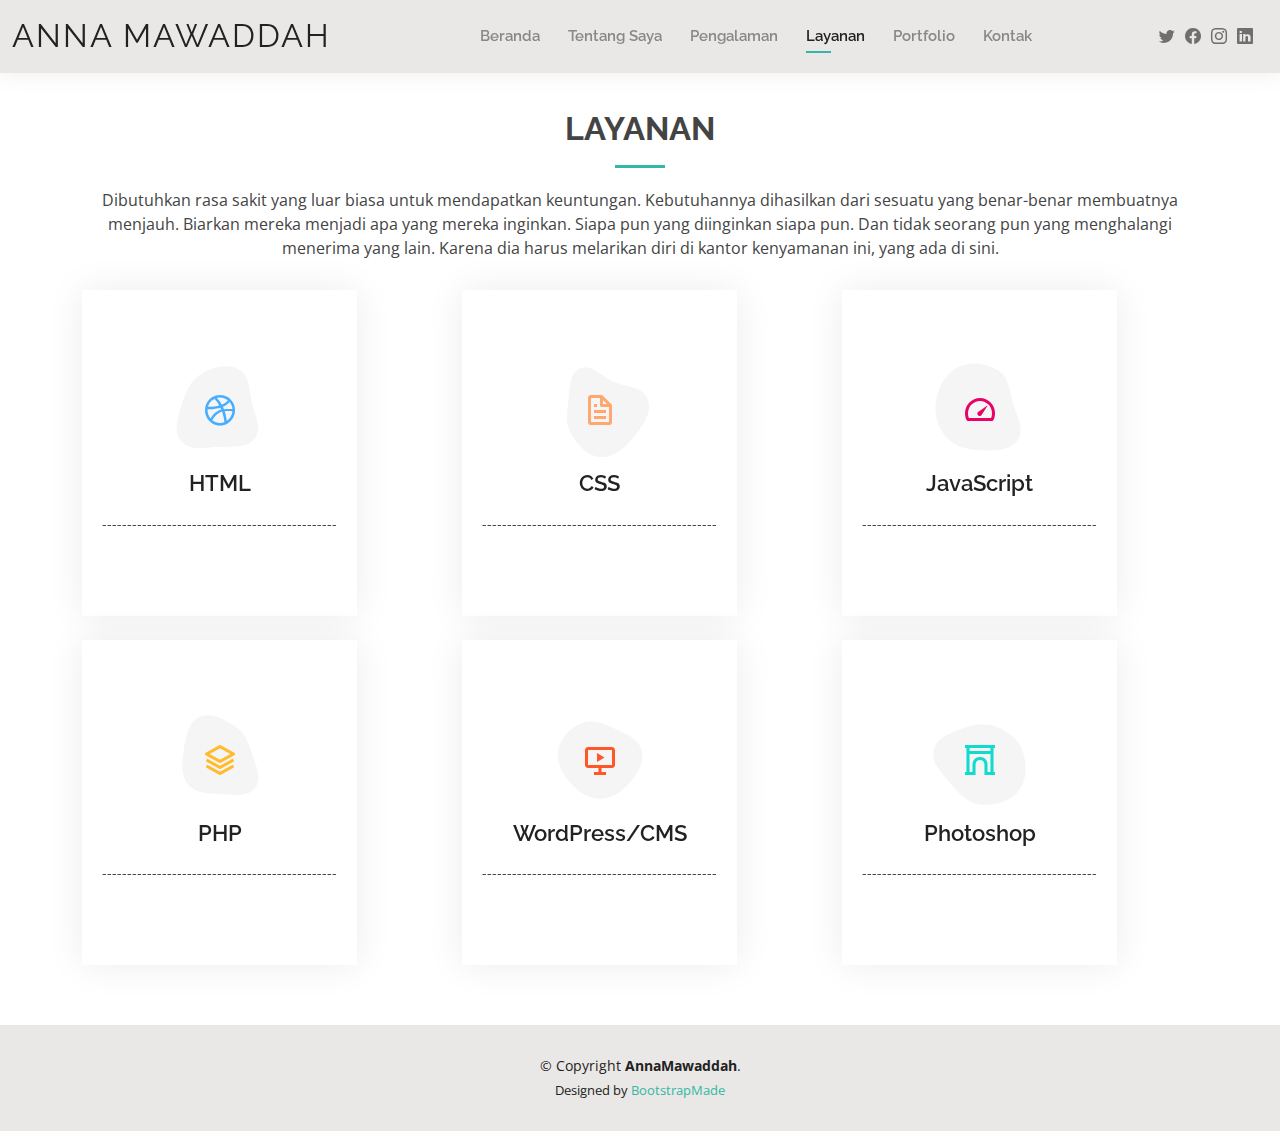
<file: services.html>
<!DOCTYPE html>
<html lang="en">

<head>
  <meta charset="utf-8">
  <meta content="width=device-width, initial-scale=1.0" name="viewport">

  <title>Anna Mawaddah</title>
  <meta content="" name="description">
  <meta content="" name="keywords">

  <!-- Favicons -->
  <link href="assets/img/favicon.png" rel="icon">
  <link href="assets/img/apple-touch-icon.png" rel="apple-touch-icon">

  <!-- Google Fonts -->
  <link href="https://fonts.googleapis.com/css?family=Open+Sans:300,300i,400,400i,600,600i,700,700i|Raleway:300,300i,400,400i,500,500i,600,600i,700,700i|Poppins:300,300i,400,400i,500,500i,600,600i,700,700i" rel="stylesheet">

  <!-- Vendor CSS Files -->
  <link href="assets/vendor/aos/aos.css" rel="stylesheet">
  <link href="assets/vendor/bootstrap/css/bootstrap.min.css" rel="stylesheet">
  <link href="assets/vendor/bootstrap-icons/bootstrap-icons.css" rel="stylesheet">
  <link href="assets/vendor/boxicons/css/boxicons.min.css" rel="stylesheet">
  <link href="assets/vendor/glightbox/css/glightbox.min.css" rel="stylesheet">
  <link href="assets/vendor/swiper/swiper-bundle.min.css" rel="stylesheet">

  <!-- Template Main CSS File -->
  <link href="assets/css/style.css" rel="stylesheet">

  <!-- =======================================================
  * Template Name: Kelly
  * Updated: Jul 27 2023 with Bootstrap v5.3.1
  * Template URL: https://bootstrapmade.com/kelly-free-bootstrap-cv-resume-html-template/
  * Author: BootstrapMade.com
  * License: https://bootstrapmade.com/license/
  ======================================================== -->
</head>

<body>

  <!-- ======= Header ======= -->
  <header id="header" class="fixed-top">
    <div class="container-fluid d-flex justify-content-between align-items-center">

      <h1 class="logo me-auto me-lg-0"><a href="index.html">Anna Mawaddah</a></h1>
      <!-- Uncomment below if you prefer to use an image logo -->
      <!-- <a href="index.html" class="logo"><img src="assets/img/logo.png" alt="" class="img-fluid"></a>-->

      <nav id="navbar" class="navbar order-last order-lg-0">
        <ul>
          <li><a href="index.html">Beranda</a></li>
          <li><a href="about.html">Tentang Saya</a></li>
          <li><a href="resume.html">Pengalaman</a></li>
          <li><a class="active" href="services.html">Layanan</a></li>
          <li><a href="portfolio.html">Portfolio</a></li>
          <li><a href="contact.html">Kontak</a></li>
        </ul>
        <i class="bi bi-list mobile-nav-toggle"></i>
      </nav><!-- .navbar -->

      <div class="header-social-links">
        <a href="#" class="twitter"><i class="bi bi-twitter"></i></a>
        <a href="#" class="facebook"><i class="bi bi-facebook"></i></a>
        <a href="#" class="instagram"><i class="bi bi-instagram"></i></a>
        <a href="#" class="linkedin"><i class="bi bi-linkedin"></i></i></a>
      </div>

    </div>

  </header><!-- End Header -->

  <main id="main">

    <!-- ======= Services Section ======= -->
    <section id="services" class="services">
      <div class="container" data-aos="fade-up">

        <div class="section-title">
          <h2>Layanan</h2>
          <p>Dibutuhkan rasa sakit yang luar biasa untuk mendapatkan keuntungan. Kebutuhannya dihasilkan dari sesuatu yang benar-benar membuatnya menjauh. Biarkan mereka menjadi apa yang mereka inginkan. Siapa pun yang diinginkan siapa pun. Dan tidak seorang pun yang menghalangi menerima yang lain. Karena dia harus melarikan diri di kantor kenyamanan ini, yang ada di sini.</p>
        </div>

        <div class="row">
          <div class="col-lg-4 col-md-6 d-flex align-items-stretch" data-aos="zoom-in" data-aos-delay="100">
            <div class="icon-box iconbox-blue">
              <div class="icon">
                <svg width="100" height="100" viewBox="0 0 600 600" xmlns="http://www.w3.org/2000/svg">
                  <path stroke="none" stroke-width="0" fill="#f5f5f5" d="M300,521.0016835830174C376.1290562159157,517.8887921683347,466.0731472004068,529.7835943286574,510.70327084640275,468.03025145048787C554.3714126377745,407.6079735673963,508.03601936045806,328.9844924480964,491.2728898941984,256.3432110539036C474.5976632858925,184.082847569629,479.9380746630129,96.60480741107993,416.23090153303,58.64404602377083C348.86323505073057,18.502131276798302,261.93793281208167,40.57373210992963,193.5410806939664,78.93577620505333C130.42746243093433,114.334589627462,98.30271207620316,179.96522072025542,76.75703585869454,249.04625023123273C51.97151888228291,328.5150500222984,13.704378332031375,421.85034740162234,66.52175969318436,486.19268352777647C119.04800174914682,550.1803526380478,217.28368757567262,524.383925680826,300,521.0016835830174"></path>
                </svg>
                <i class="bx bxl-dribbble"></i>
              </div>
              <h4><a href="">HTML</a></h4>
              <p>-----------------------------------------------</p>
            </div>
          </div>

          <div class="col-lg-4 col-md-6 d-flex align-items-stretch mt-4 mt-md-0" data-aos="zoom-in" data-aos-delay="200">
            <div class="icon-box iconbox-orange ">
              <div class="icon">
                <svg width="100" height="100" viewBox="0 0 600 600" xmlns="http://www.w3.org/2000/svg">
                  <path stroke="none" stroke-width="0" fill="#f5f5f5" d="M300,582.0697525312426C382.5290701553225,586.8405444964366,449.9789794690241,525.3245884688669,502.5850820975895,461.55621195738473C556.606425686781,396.0723002908107,615.8543463187945,314.28637112970534,586.6730223649479,234.56875336149918C558.9533121215079,158.8439757836574,454.9685369536778,164.00468322053177,381.49747125262974,130.76875717737553C312.15926192815925,99.40240125094834,248.97055460311594,18.661163978235184,179.8680185752513,50.54337015887873C110.5421016452524,82.52863877960104,119.82277516462835,180.83849132639028,109.12597500060166,256.43424936330496C100.08760227029461,320.3096726198365,92.17705696193138,384.0621239912766,124.79988738764834,439.7174275375508C164.83382741302287,508.01625554203684,220.96474134820875,577.5009287672846,300,582.0697525312426"></path>
                </svg>
                <i class="bx bx-file"></i>
              </div>
              <h4><a href="">CSS</a></h4>
              <p>-----------------------------------------------</p>
            </div>
          </div>

          <div class="col-lg-4 col-md-6 d-flex align-items-stretch mt-4 mt-lg-0" data-aos="zoom-in" data-aos-delay="300">
            <div class="icon-box iconbox-pink">
              <div class="icon">
                <svg width="100" height="100" viewBox="0 0 600 600" xmlns="http://www.w3.org/2000/svg">
                  <path stroke="none" stroke-width="0" fill="#f5f5f5" d="M300,541.5067337569781C382.14930387511276,545.0595476570109,479.8736841581634,548.3450877840088,526.4010558755058,480.5488172755941C571.5218469581645,414.80211281144784,517.5187510058486,332.0715597781072,496.52539010469104,255.14436215662573C477.37192572678356,184.95920475031193,473.57363656557914,105.61284051026155,413.0603344069578,65.22779650032875C343.27470386102294,18.654635553484475,251.2091493199835,5.337323636656869,175.0934190732945,40.62881213300186C97.87086631185822,76.43348514350839,51.98124368387456,156.15599469081315,36.44837278890362,239.84606092416172C21.716077023791087,319.22268207091537,43.775223500013084,401.1760424656574,96.891909868211,461.97329694683043C147.22146801428983,519.5804099606455,223.5754009179313,538.201503339737,300,541.5067337569781"></path>
                </svg>
                <i class="bx bx-tachometer"></i>
              </div>
              <h4><a href="">JavaScript</a></h4>
              <p>-----------------------------------------------</p>
            </div>
          </div>

          <div class="col-lg-4 col-md-6 d-flex align-items-stretch mt-4" data-aos="zoom-in" data-aos-delay="100">
            <div class="icon-box iconbox-yellow">
              <div class="icon">
                <svg width="100" height="100" viewBox="0 0 600 600" xmlns="http://www.w3.org/2000/svg">
                  <path stroke="none" stroke-width="0" fill="#f5f5f5" d="M300,503.46388370962813C374.79870501325706,506.71871716319447,464.8034551963731,527.1746412648533,510.4981551193396,467.86667711651364C555.9287308511215,408.9015244558933,512.6030010748507,327.5744911775523,490.211057578863,256.5855673507754C471.097692560561,195.9906835881958,447.69079081568157,138.11976852964426,395.19560036434837,102.3242989838813C329.3053358748298,57.3949838291264,248.02791733380457,8.279543830951368,175.87071277845988,42.242879143198664C103.41431057327972,76.34704239035025,93.79494320519305,170.9812938413882,81.28167332365135,250.07896920659033C70.17666984294237,320.27484674793965,64.84698225790005,396.69656628748305,111.28512138212992,450.4950937839243C156.20124167950087,502.5303643271138,231.32542653798444,500.4755392045468,300,503.46388370962813"></path>
                </svg>
                <i class="bx bx-layer"></i>
              </div>
              <h4><a href="">PHP</a></h4>
              <p>-----------------------------------------------</p>
            </div>
          </div>

          <div class="col-lg-4 col-md-6 d-flex align-items-stretch mt-4" data-aos="zoom-in" data-aos-delay="200">
            <div class="icon-box iconbox-red">
              <div class="icon">
                <svg width="100" height="100" viewBox="0 0 600 600" xmlns="http://www.w3.org/2000/svg">
                  <path stroke="none" stroke-width="0" fill="#f5f5f5" d="M300,532.3542879108572C369.38199826031484,532.3153073249985,429.10787420159085,491.63046689027357,474.5244479745417,439.17860296908856C522.8885846962883,383.3225815378663,569.1668002868075,314.3205725914397,550.7432151929288,242.7694973846089C532.6665558377875,172.5657663291529,456.2379748765914,142.6223662098291,390.3689995646985,112.34683881706744C326.66090330228417,83.06452184765237,258.84405631176094,53.51806209861945,193.32584062364296,78.48882559362697C121.61183558270385,105.82097193414197,62.805066853699245,167.19869350419734,48.57481801355237,242.6138429142374C34.843463184063346,315.3850353017275,76.69343916112496,383.4422959591041,125.22947124332185,439.3748458443577C170.7312796277747,491.8107796887764,230.57421082200815,532.3932930995766,300,532.3542879108572"></path>
                </svg>
                <i class="bx bx-slideshow"></i>
              </div>
              <h4><a href="">WordPress/CMS</a></h4>
              <p>-----------------------------------------------</p>
            </div>
          </div>

          <div class="col-lg-4 col-md-6 d-flex align-items-stretch mt-4" data-aos="zoom-in" data-aos-delay="300">
            <div class="icon-box iconbox-teal">
              <div class="icon">
                <svg width="100" height="100" viewBox="0 0 600 600" xmlns="http://www.w3.org/2000/svg">
                  <path stroke="none" stroke-width="0" fill="#f5f5f5" d="M300,566.797414625762C385.7384707136149,576.1784315230908,478.7894351017131,552.8928747891023,531.9192734346935,484.94944893311C584.6109503024035,417.5663521118492,582.489472248146,322.67544863468447,553.9536738515405,242.03673114598146C529.1557734026468,171.96086150256528,465.24506316201064,127.66468636344209,395.9583748389544,100.7403814666027C334.2173773831606,76.7482773500951,269.4350130405921,84.62216499799875,207.1952322260088,107.2889140133804C132.92018162631612,134.33871894543012,41.79353780512637,160.00259165414826,22.644507872594943,236.69541883565114C3.319112789854554,314.0945973066697,72.72355303640163,379.243833228382,124.04198916343866,440.3218312028393C172.9286146004772,498.5055451809895,224.45579914871206,558.5317968840102,300,566.797414625762"></path>
                </svg>
                <i class="bx bx-arch"></i>
              </div>
              <h4><a href="">Photoshop</a></h4>
              <p>-----------------------------------------------</p>
            </div>
          </div>

        </div>

      </div>
    </section><!-- End Services Section -->

  </main><!-- End #main -->

  <!-- ======= Footer ======= -->
  <footer id="footer">
    <div class="container">
      <div class="copyright">
        &copy; Copyright <strong><span>AnnaMawaddah</span></strong>.
      </div>
      <div class="credits">
        <!-- All the links in the footer should remain intact. -->
        <!-- You can delete the links only if you purchased the pro version. -->
        <!-- Licensing information: https://bootstrapmade.com/license/ -->
        <!-- Purchase the pro version with working PHP/AJAX contact form: https://bootstrapmade.com/kelly-free-bootstrap-cv-resume-html-template/ -->
        Designed by <a href="https://bootstrapmade.com/">BootstrapMade</a>
      </div>
    </div>
  </footer><!-- End  Footer -->

  <div id="preloader"></div>
  <a href="#" class="back-to-top d-flex align-items-center justify-content-center"><i class="bi bi-arrow-up-short"></i></a>

  <!-- Vendor JS Files -->
  <script src="assets/vendor/purecounter/purecounter_vanilla.js"></script>
  <script src="assets/vendor/aos/aos.js"></script>
  <script src="assets/vendor/bootstrap/js/bootstrap.bundle.min.js"></script>
  <script src="assets/vendor/glightbox/js/glightbox.min.js"></script>
  <script src="assets/vendor/isotope-layout/isotope.pkgd.min.js"></script>
  <script src="assets/vendor/swiper/swiper-bundle.min.js"></script>
  <script src="assets/vendor/waypoints/noframework.waypoints.js"></script>
  <script src="assets/vendor/php-email-form/validate.js"></script>

  <!-- Template Main JS File -->
  <script src="assets/js/main.js"></script>

</body>

</html>
</file>
<file: assets/css/style.css>
/**
* Template Name: Kelly
* Updated: Jul 27 2023 with Bootstrap v5.3.1
* Template URL: https://bootstrapmade.com/kelly-free-bootstrap-cv-resume-html-template/
* Author: BootstrapMade.com
* License: https://bootstrapmade.com/license/
*/

/*--------------------------------------------------------------
# General
--------------------------------------------------------------*/
body {
  font-family: "Open Sans", sans-serif;
  color: #444444;
}

a {
  color: #34b7a7;
  text-decoration: none;
}

a:hover {
  color: #51cdbe;
  text-decoration: none;
}

h1,
h2,
h3,
h4,
h5,
h6 {
  font-family: "Raleway", sans-serif;
}

#main {
  margin-top: 50px;
}

@media (max-width: 992px) {
  #main {
    margin-top: 30px;
  }
}

/*--------------------------------------------------------------
# Preloader
--------------------------------------------------------------*/
#preloader {
  position: fixed;
  top: 0;
  left: 0;
  right: 0;
  bottom: 0;
  z-index: 9999;
  overflow: hidden;
  background: #fff;
}

#preloader:before {
  content: "";
  position: fixed;
  top: calc(50% - 30px);
  left: calc(50% - 30px);
  border: 6px solid #34b7a7;
  border-top-color: #dcf5f2;
  border-radius: 50%;
  width: 60px;
  height: 60px;
  animation: animate-preloader 1s linear infinite;
}

@keyframes animate-preloader {
  0% {
    transform: rotate(0deg);
  }

  100% {
    transform: rotate(360deg);
  }
}

/*--------------------------------------------------------------
# Back to top button
--------------------------------------------------------------*/
.back-to-top {
  position: fixed;
  visibility: hidden;
  opacity: 0;
  right: 15px;
  bottom: 15px;
  z-index: 996;
  background: #34b7a7;
  width: 40px;
  height: 40px;
  border-radius: 50px;
  transition: all 0.4s;
}

.back-to-top i {
  font-size: 24px;
  color: #fff;
  line-height: 0;
}

.back-to-top:hover {
  background: #49cbbb;
  color: #fff;
}

.back-to-top.active {
  visibility: visible;
  opacity: 1;
}

/*--------------------------------------------------------------
# Header
--------------------------------------------------------------*/
#header {
  background: #e9e8e6;
  box-shadow: 0px 0px 25px 0 rgba(0, 0, 0, 0.08);
  z-index: 997;
  padding: 15px 0;
}

#header .logo {
  font-size: 32px;
  margin: 0;
  padding: 0;
  line-height: 1;
  font-weight: 400;
  letter-spacing: 2px;
  text-transform: uppercase;
}

#header .logo a {
  color: #222222;
}

#header .logo img {
  max-height: 40px;
}

@media (max-width: 992px) {
  #header .logo {
    font-size: 28px;
  }
}

/*--------------------------------------------------------------
# Header Social Links
--------------------------------------------------------------*/
.header-social-links {
  padding-right: 15px;
}

.header-social-links a {
  color: #6f6f6f;
  padding-left: 6px;
  display: inline-block;
  line-height: 0px;
  transition: 0.3s;
  font-size: 16px;
}

.header-social-links a:hover {
  color: #34b7a7;
}

/*--------------------------------------------------------------
# Navigation Menu
--------------------------------------------------------------*/
/**
* Desktop Navigation 
*/
.navbar {
  padding: 0;
}

.navbar ul {
  margin: 0;
  padding: 0;
  display: flex;
  list-style: none;
  align-items: center;
}

.navbar li {
  position: relative;
  padding: 10px 0 10px 28px;
}

.navbar a,
.navbar a:focus {
  display: flex;
  align-items: center;
  justify-content: space-between;
  font-family: "Raleway", sans-serif;
  font-size: 15px;
  font-weight: 600;
  color: #888888;
  white-space: nowrap;
  transition: 0.3s;
  position: relative;
}

.navbar a i,
.navbar a:focus i {
  font-size: 12px;
  line-height: 0;
  margin-left: 5px;
}

.navbar>ul>li>a:before {
  content: "";
  position: absolute;
  width: 0;
  height: 2px;
  bottom: -5px;
  left: 0;
  background-color: #34b7a7;
  visibility: hidden;
  width: 0px;
  transition: all 0.3s ease-in-out 0s;
}

.navbar a:hover:before,
.navbar li:hover>a:before,
.navbar .active:before {
  visibility: visible;
  width: 25px;
}

.navbar a:hover,
.navbar .active,
.navbar .active:focus,
.navbar li:hover>a {
  color: #222222;
}

.navbar .dropdown ul {
  display: block;
  position: absolute;
  left: 14px;
  top: calc(100% + 30px);
  margin: 0;
  padding: 10px 0;
  z-index: 99;
  opacity: 0;
  visibility: hidden;
  background: #fff;
  box-shadow: 0px 0px 30px rgba(127, 137, 161, 0.25);
  transition: 0.3s;
  border-radius: 4px;
}

.navbar .dropdown ul li {
  min-width: 200px;
  padding: 0;
}

.navbar .dropdown ul a {
  padding: 10px 20px;
  font-size: 15px;
  text-transform: none;
  font-weight: 600;
}

.navbar .dropdown ul a i {
  font-size: 12px;
}

.navbar .dropdown ul a:hover,
.navbar .dropdown ul .active:hover,
.navbar .dropdown ul li:hover>a {
  color: #34b7a7;
}

.navbar .dropdown:hover>ul {
  opacity: 1;
  top: 100%;
  visibility: visible;
}

.navbar .dropdown .dropdown ul {
  top: 0;
  left: calc(100% - 30px);
  visibility: hidden;
}

.navbar .dropdown .dropdown:hover>ul {
  opacity: 1;
  top: 0;
  left: 100%;
  visibility: visible;
}

@media (max-width: 1366px) {
  .navbar .dropdown .dropdown ul {
    left: -90%;
  }

  .navbar .dropdown .dropdown:hover>ul {
    left: -100%;
  }
}

/**
* Mobile Navigation 
*/
.mobile-nav-toggle {
  color: #222222;
  font-size: 28px;
  cursor: pointer;
  display: none;
  line-height: 0;
  transition: 0.5s;
}

.mobile-nav-toggle.bi-x {
  color: #fff;
}

@media (max-width: 991px) {
  .mobile-nav-toggle {
    display: block;
  }

  .navbar ul {
    display: none;
  }
}

.navbar-mobile {
  position: fixed;
  overflow: hidden;
  top: 0;
  right: 0;
  left: 0;
  bottom: 0;
  background: rgba(9, 9, 9, 0.9);
  transition: 0.3s;
  z-index: 999;
}

.navbar-mobile .mobile-nav-toggle {
  position: absolute;
  top: 15px;
  right: 15px;
}

.navbar-mobile ul {
  display: block;
  position: absolute;
  top: 55px;
  right: 15px;
  bottom: 15px;
  left: 15px;
  padding: 10px 0;
  border-radius: 10px;
  background-color: #fff;
  overflow-y: auto;
  transition: 0.3s;
}

.navbar-mobile a,
.navbar-mobile a:focus {
  font-size: 15px;
  padding-right: 15px;
  color: #222222;
}

.navbar-mobile a:hover,
.navbar-mobile .active,
.navbar-mobile li:hover>a {
  color: #34b7a7;
}

.navbar-mobile .getstarted,
.navbar-mobile .getstarted:focus {
  margin: 15px;
}

.navbar-mobile .dropdown ul {
  position: static;
  display: none;
  margin: 10px 20px;
  padding: 10px 0;
  z-index: 99;
  opacity: 1;
  visibility: visible;
  background: #fff;
  box-shadow: 0px 0px 30px rgba(127, 137, 161, 0.25);
}

.navbar-mobile .dropdown ul li {
  min-width: 200px;
}

.navbar-mobile .dropdown ul a {
  padding: 10px 20px;
}

.navbar-mobile .dropdown ul a i {
  font-size: 12px;
}

.navbar-mobile .dropdown ul a:hover,
.navbar-mobile .dropdown ul .active:hover,
.navbar-mobile .dropdown ul li:hover>a {
  color: #34b7a7;
}

.navbar-mobile .dropdown>.dropdown-active {
  display: block;
}

/*--------------------------------------------------------------
# Hero Section
--------------------------------------------------------------*/
#hero {
  width: 100%;
  height: 100vh;
  background: url("../img/hero-bg.jpg") top right;
  background-size: cover;
}

#hero .container {
  padding-top: 70px;
  position: relative;
}

@media (max-width: 992px) {
  #hero .container {
    padding-top: 58px;
  }
}

#hero h1 {
  margin: 0;
  font-size: 48px;
  font-weight: 700;
  line-height: 56px;
  color: #222222;
}

#hero h2 {
  color: #6f6f6f;
  margin: 10px 0 0 0;
  font-size: 22px;
}

#hero .btn-about {
  font-family: "Raleway", sans-serif;
  text-transform: uppercase;
  font-weight: 600;
  font-size: 12px;
  letter-spacing: 1px;
  display: inline-block;
  padding: 12px 40px;
  border-radius: 50px;
  transition: 0.5s;
  margin-top: 30px;
  color: #fff;
  background: #34b7a7;
}

#hero .btn-about:hover {
  background: #3dc8b7;
}

@media (min-width: 1024px) {
  #hero {
    background-attachment: fixed;
  }
}

@media (max-width: 992px) {
  #hero:before {
    content: "";
    background: rgba(255, 255, 255, 0.8);
    position: absolute;
    bottom: 0;
    top: 0;
    left: 0;
    right: 0;
  }

  #hero h1 {
    font-size: 28px;
    line-height: 36px;
  }

  #hero h2 {
    font-size: 18px;
    line-height: 24px;
  }
}

/*--------------------------------------------------------------
# Sections General
--------------------------------------------------------------*/
section {
  padding: 60px 0;
}

.section-bg {
  background-color: #e7f8f6;
}

.section-title {
  text-align: center;
  padding-bottom: 30px;
}

.section-title h2 {
  font-size: 32px;
  font-weight: bold;
  text-transform: uppercase;
  margin-bottom: 20px;
  padding-bottom: 20px;
  position: relative;
}

.section-title h2::after {
  content: "";
  position: absolute;
  display: block;
  width: 50px;
  height: 3px;
  background: #34b7a7;
  bottom: 0;
  left: calc(50% - 25px);
}

.section-title p {
  margin-bottom: 0;
}

/*--------------------------------------------------------------
# Cta
--------------------------------------------------------------*/
.cta {
  background: linear-gradient(rgba(0, 0, 0, 0.6), rgba(0, 0, 0, 0.6)), url("../img/bg-1.jpg") fixed center center;
  background-size: cover;
  padding: 80px 0;
}

.cta h3 {
  color: #fff;
  font-size: 28px;
  font-weight: 700;
}

.cta p {
  color: #fff;
}

.cta .cta-btn {
  font-family: "Raleway", sans-serif;
  text-transform: uppercase;
  font-weight: 500;
  font-size: 16px;
  letter-spacing: 1px;
  display: inline-block;
  padding: 8px 20px;
  border-radius: 2px;
  transition: 0.5s;
  margin: 10px;
  border: 2px solid #fff;
  color: #fff;
}

.cta .cta-btn:hover {
  background: #34b7a7;
  border: 2px solid #34b7a7;
}

@media (max-width: 1024px) {
  .cta {
    background-attachment: scroll;
  }
}

@media (min-width: 769px) {
  .cta .cta-btn-container {
    display: flex;
    align-items: center;
    justify-content: flex-end;
  }
}

/*--------------------------------------------------------------
# About
--------------------------------------------------------------*/
.about .content h3 {
  font-weight: 700;
  font-size: 26px;
  color: #34b7a7;
}

.about .content ul {
  list-style: none;
  padding: 0;
}

.about .content ul li {
  padding-bottom: 10px;
}

.about .content ul i {
  font-size: 20px;
  padding-right: 2px;
  color: #34b7a7;
}

.about .content p:last-child {
  margin-bottom: 0;
}

/*--------------------------------------------------------------
# Skills
--------------------------------------------------------------*/
.skills .progress {
  height: 60px;
  display: block;
  background: none;
  border-radius: 0;
}

.skills .progress .skill {
  padding: 10px 0;
  margin: 0 0 6px 0;
  text-transform: uppercase;
  display: block;
  font-weight: 600;
  font-family: "Poppins", sans-serif;
  color: #222222;
}

.skills .progress .skill .val {
  float: right;
  font-style: normal;
}

.skills .progress-bar-wrap {
  background: #f3f3f3;
}

.skills .progress-bar {
  width: 1px;
  height: 10px;
  transition: 0.9s;
  background-color: #34b7a7;
}

/*--------------------------------------------------------------
# Facts
--------------------------------------------------------------*/
.facts .counters span {
  font-size: 48px;
  display: block;
  color: #34b7a7;
}

.facts .counters p {
  padding: 0;
  margin: 0 0 20px 0;
  font-family: "Raleway", sans-serif;
  font-size: 14px;
}

/*--------------------------------------------------------------
# Testimonials
--------------------------------------------------------------*/
.testimonials .section-header {
  margin-bottom: 40px;
}

.testimonials .testimonials-carousel,
.testimonials .testimonials-slider {
  overflow: hidden;
}

.testimonials .testimonial-item {
  text-align: center;
}

.testimonials .testimonial-item .testimonial-img {
  width: 120px;
  border-radius: 50%;
  border: 4px solid #fff;
  margin: 0 auto;
}

.testimonials .testimonial-item h3 {
  font-size: 20px;
  font-weight: bold;
  margin: 10px 0 5px 0;
  color: #111;
}

.testimonials .testimonial-item h4 {
  font-size: 14px;
  color: #999;
  margin: 0 0 15px 0;
}

.testimonials .testimonial-item .quote-icon-left,
.testimonials .testimonial-item .quote-icon-right {
  color: #c8efea;
  font-size: 26px;
}

.testimonials .testimonial-item .quote-icon-left {
  display: inline-block;
  left: -5px;
  position: relative;
}

.testimonials .testimonial-item .quote-icon-right {
  display: inline-block;
  right: -5px;
  position: relative;
  top: 10px;
}

.testimonials .testimonial-item p {
  font-style: italic;
  margin: 0 auto 15px auto;
}

@media (min-width: 992px) {
  .testimonials .testimonial-item p {
    width: 80%;
  }
}

.testimonials .swiper-pagination {
  margin-top: 20px;
  position: relative;
}

.testimonials .swiper-pagination .swiper-pagination-bullet {
  width: 12px;
  height: 12px;
  background-color: #fff;
  opacity: 1;
  border: 1px solid #34b7a7;
}

.testimonials .swiper-pagination .swiper-pagination-bullet-active {
  background-color: #34b7a7;
}

/*--------------------------------------------------------------
# Resume
--------------------------------------------------------------*/
.resume .resume-title {
  font-size: 26px;
  font-weight: 400;
  margin-top: 20px;
  margin-bottom: 20px;
  color: #222222;
}

.resume .resume-item {
  padding: 0 0 20px 20px;
  margin-top: -2px;
  border-left: 2px solid #34b7a7;
  position: relative;
}

.resume .resume-item h4 {
  line-height: 18px;
  font-size: 18px;
  font-weight: 600;
  font-family: "Poppins", sans-serif;
  color: #1d685f;
  margin-bottom: 10px;
}

.resume .resume-item h5 {
  font-size: 16px;
  background: #effbf9;
  padding: 5px 15px;
  display: inline-block;
  font-weight: 600;
  margin-bottom: 10px;
  color: #34b7a7;
}

.resume .resume-item ul {
  padding-left: 20px;
}

.resume .resume-item ul li {
  padding-bottom: 10px;
}

.resume .resume-item:last-child {
  padding-bottom: 0;
}

.resume .resume-item::before {
  content: "";
  position: absolute;
  width: 16px;
  height: 16px;
  border-radius: 50px;
  left: -9px;
  top: 0;
  background: #fff;
  border: 2px solid #34b7a7;
}

/*--------------------------------------------------------------
# Services
--------------------------------------------------------------*/
.services .icon-box {
  text-align: center;
  padding: 70px 20px 80px 20px;
  transition: all ease-in-out 0.3s;
  background: #fff;
  box-shadow: 0px 0 35px 0 rgba(0, 0, 0, 0.08);
}

.services .icon-box .icon {
  margin: 0 auto;
  width: 100px;
  height: 100px;
  display: flex;
  align-items: center;
  justify-content: center;
  transition: ease-in-out 0.3s;
  position: relative;
}

.services .icon-box .icon i {
  font-size: 36px;
  transition: 0.5s;
  position: relative;
}

.services .icon-box .icon svg {
  position: absolute;
  top: 0;
  left: 0;
}

.services .icon-box .icon svg path {
  transition: 0.5s;
  fill: #f5f5f5;
}

.services .icon-box h4 {
  font-weight: 600;
  margin: 10px 0 15px 0;
  font-size: 22px;
}

.services .icon-box h4 a {
  color: #222222;
  transition: ease-in-out 0.3s;
}

.services .icon-box p {
  line-height: 24px;
  font-size: 14px;
  margin-bottom: 0;
}

.services .iconbox-blue i {
  color: #47aeff;
}

.services .iconbox-blue:hover .icon i {
  color: #fff;
}

.services .iconbox-blue:hover .icon path {
  fill: #47aeff;
}

.services .iconbox-orange i {
  color: #ffa76e;
}

.services .iconbox-orange:hover .icon i {
  color: #fff;
}

.services .iconbox-orange:hover .icon path {
  fill: #ffa76e;
}

.services .iconbox-pink i {
  color: #e80368;
}

.services .iconbox-pink:hover .icon i {
  color: #fff;
}

.services .iconbox-pink:hover .icon path {
  fill: #e80368;
}

.services .iconbox-yellow i {
  color: #ffbb2c;
}

.services .iconbox-yellow:hover .icon i {
  color: #fff;
}

.services .iconbox-yellow:hover .icon path {
  fill: #ffbb2c;
}

.services .iconbox-red i {
  color: #ff5828;
}

.services .iconbox-red:hover .icon i {
  color: #fff;
}

.services .iconbox-red:hover .icon path {
  fill: #ff5828;
}

.services .iconbox-teal i {
  color: #11dbcf;
}

.services .iconbox-teal:hover .icon i {
  color: #fff;
}

.services .iconbox-teal:hover .icon path {
  fill: #11dbcf;
}

/*--------------------------------------------------------------
# Portfolio
--------------------------------------------------------------*/
.portfolio .portfolio-item {
  margin-bottom: 30px;
}

.portfolio #portfolio-flters {
  padding: 0;
  margin: 0 auto 20px auto;
  list-style: none;
  text-align: center;
}

.portfolio #portfolio-flters li {
  cursor: pointer;
  display: inline-block;
  padding: 8px 16px 10px 16px;
  font-size: 13px;
  font-weight: 500;
  line-height: 1;
  text-transform: uppercase;
  color: #444444;
  margin-bottom: 5px;
  transition: all 0.3s ease-in-out;
  border-radius: 50px;
}

.portfolio #portfolio-flters li:hover,
.portfolio #portfolio-flters li.filter-active {
  color: #fff;
  background: #34b7a7;
}

.portfolio #portfolio-flters li:last-child {
  margin-right: 0;
}

.portfolio .portfolio-wrap {
  transition: 0.3s;
  position: relative;
  overflow: hidden;
  z-index: 1;
  background: rgba(34, 34, 34, 0.6);
}

.portfolio .portfolio-wrap::before {
  content: "";
  background: rgba(34, 34, 34, 0.6);
  position: absolute;
  left: 0;
  right: 0;
  top: 0;
  bottom: 0;
  transition: all ease-in-out 0.3s;
  z-index: 2;
  opacity: 0;
}

.portfolio .portfolio-wrap img {
  transition: all ease-in-out 0.3s;
}

.portfolio .portfolio-wrap .portfolio-info {
  opacity: 0;
  position: absolute;
  top: 0;
  left: 0;
  right: 0;
  bottom: 0;
  z-index: 3;
  transition: all ease-in-out 0.3s;
  display: flex;
  flex-direction: column;
  justify-content: flex-end;
  align-items: flex-start;
  padding: 20px;
}

.portfolio .portfolio-wrap .portfolio-info h4 {
  font-size: 20px;
  color: #fff;
  font-weight: 600;
}

.portfolio .portfolio-wrap .portfolio-info p {
  color: rgba(255, 255, 255, 0.7);
  font-size: 14px;
  text-transform: uppercase;
  padding: 0;
  margin: 0;
  font-style: italic;
}

.portfolio .portfolio-wrap .portfolio-links {
  text-align: center;
  z-index: 4;
}

.portfolio .portfolio-wrap .portfolio-links a {
  color: #fff;
  margin: 0 5px 0 0;
  font-size: 28px;
  display: inline-block;
  transition: 0.3s;
}

.portfolio .portfolio-wrap .portfolio-links a:hover {
  color: #78d9cd;
}

.portfolio .portfolio-wrap:hover::before {
  opacity: 1;
}

.portfolio .portfolio-wrap:hover img {
  transform: scale(1.2);
}

.portfolio .portfolio-wrap:hover .portfolio-info {
  opacity: 1;
}

/*--------------------------------------------------------------
# Portfolio Details
--------------------------------------------------------------*/
.portfolio-details {
  padding-top: 0;
}

.portfolio-details .portfolio-details-slider img {
  width: 100%;
}

.portfolio-details .portfolio-details-slider .swiper-pagination {
  margin-top: 20px;
  position: relative;
}

.portfolio-details .portfolio-details-slider .swiper-pagination .swiper-pagination-bullet {
  width: 12px;
  height: 12px;
  background-color: #fff;
  opacity: 1;
  border: 1px solid #34b7a7;
}

.portfolio-details .portfolio-details-slider .swiper-pagination .swiper-pagination-bullet-active {
  background-color: #34b7a7;
}

.portfolio-details .portfolio-info {
  padding: 30px;
  box-shadow: 0px 0 30px rgba(34, 34, 34, 0.08);
}

.portfolio-details .portfolio-info h3 {
  font-size: 22px;
  font-weight: 700;
  margin-bottom: 20px;
  padding-bottom: 20px;
  border-bottom: 1px solid #eee;
}

.portfolio-details .portfolio-info ul {
  list-style: none;
  padding: 0;
  font-size: 15px;
}

.portfolio-details .portfolio-info ul li+li {
  margin-top: 10px;
}

.portfolio-details .portfolio-description {
  padding-top: 30px;
}

.portfolio-details .portfolio-description h2 {
  font-size: 26px;
  font-weight: 700;
  margin-bottom: 20px;
}

.portfolio-details .portfolio-description p {
  padding: 0;
}

/*--------------------------------------------------------------
# Contact
--------------------------------------------------------------*/
.contact .info {
  width: 100%;
  background: #fff;
}

.contact .info i {
  font-size: 20px;
  color: #34b7a7;
  float: left;
  width: 44px;
  height: 44px;
  background: #effbf9;
  display: flex;
  justify-content: center;
  align-items: center;
  border-radius: 50px;
  transition: all 0.3s ease-in-out;
}

.contact .info h4 {
  padding: 0 0 0 60px;
  font-size: 22px;
  font-weight: 600;
  margin-bottom: 5px;
  color: #222222;
}

.contact .info p {
  padding: 0 0 0 60px;
  margin-bottom: 0;
  font-size: 14px;
  color: #555555;
}

.contact .info .email,
.contact .info .phone {
  margin-top: 40px;
}

.contact .info .email:hover i,
.contact .info .address:hover i,
.contact .info .phone:hover i {
  background: #34b7a7;
  color: #fff;
}

.contact .php-email-form {
  width: 100%;
  background: #fff;
}

.contact .php-email-form .form-group {
  padding-bottom: 8px;
}

.contact .php-email-form .error-message {
  display: none;
  color: #fff;
  background: #ed3c0d;
  text-align: center;
  padding: 15px;
  font-weight: 600;
}

.contact .php-email-form .sent-message {
  display: none;
  color: #fff;
  background: #18d26e;
  text-align: center;
  padding: 15px;
  font-weight: 600;
}

.contact .php-email-form .loading {
  display: none;
  background: #fff;
  text-align: center;
  padding: 15px;
}

.contact .php-email-form .loading:before {
  content: "";
  display: inline-block;
  border-radius: 50%;
  width: 24px;
  height: 24px;
  margin: 0 10px -6px 0;
  border: 3px solid #18d26e;
  border-top-color: #eee;
  animation: animate-loading 1s linear infinite;
}

.contact .php-email-form input,
.contact .php-email-form textarea {
  border-radius: 4px;
  box-shadow: none;
  font-size: 14px;
}

.contact .php-email-form input:focus,
.contact .php-email-form textarea:focus {
  border-color: #34b7a7;
}

.contact .php-email-form input {
  height: 44px;
}

.contact .php-email-form textarea {
  padding: 10px 12px;
}

.contact .php-email-form button[type=submit] {
  background: #34b7a7;
  border: 0;
  padding: 10px 30px 12px 30px;
  color: #fff;
  transition: 0.4s;
  border-radius: 50px;
}

.contact .php-email-form button[type=submit]:hover {
  background: #3dc8b7;
}

@keyframes animate-loading {
  0% {
    transform: rotate(0deg);
  }

  100% {
    transform: rotate(360deg);
  }
}

/*--------------------------------------------------------------
# Footer
--------------------------------------------------------------*/
#footer {
  background: #e9e8e6;
  padding: 30px 0;
  color: #222222;
  font-size: 14px;
  text-align: center;
}

#footer .credits {
  padding-top: 5px;
  font-size: 13px;
}

#footer .credits a {
  color: #34b7a7;
}
</file>
